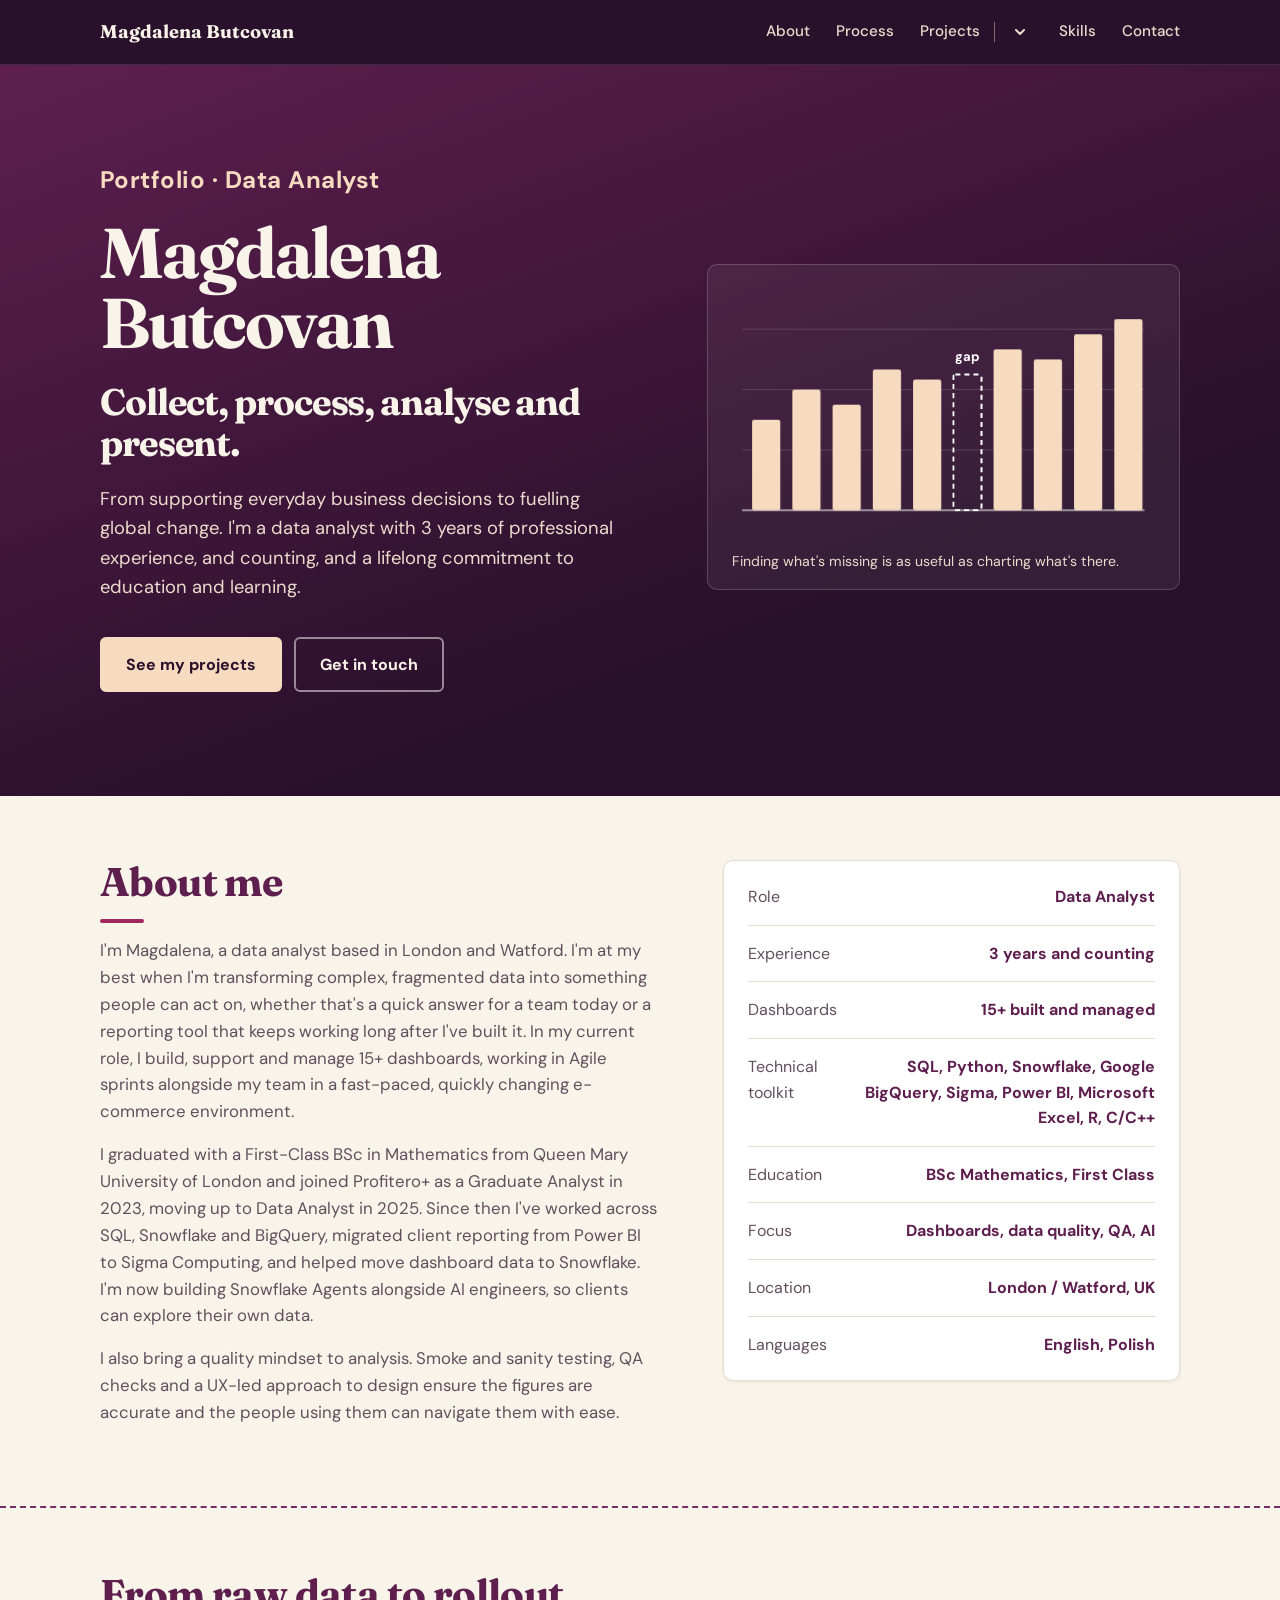
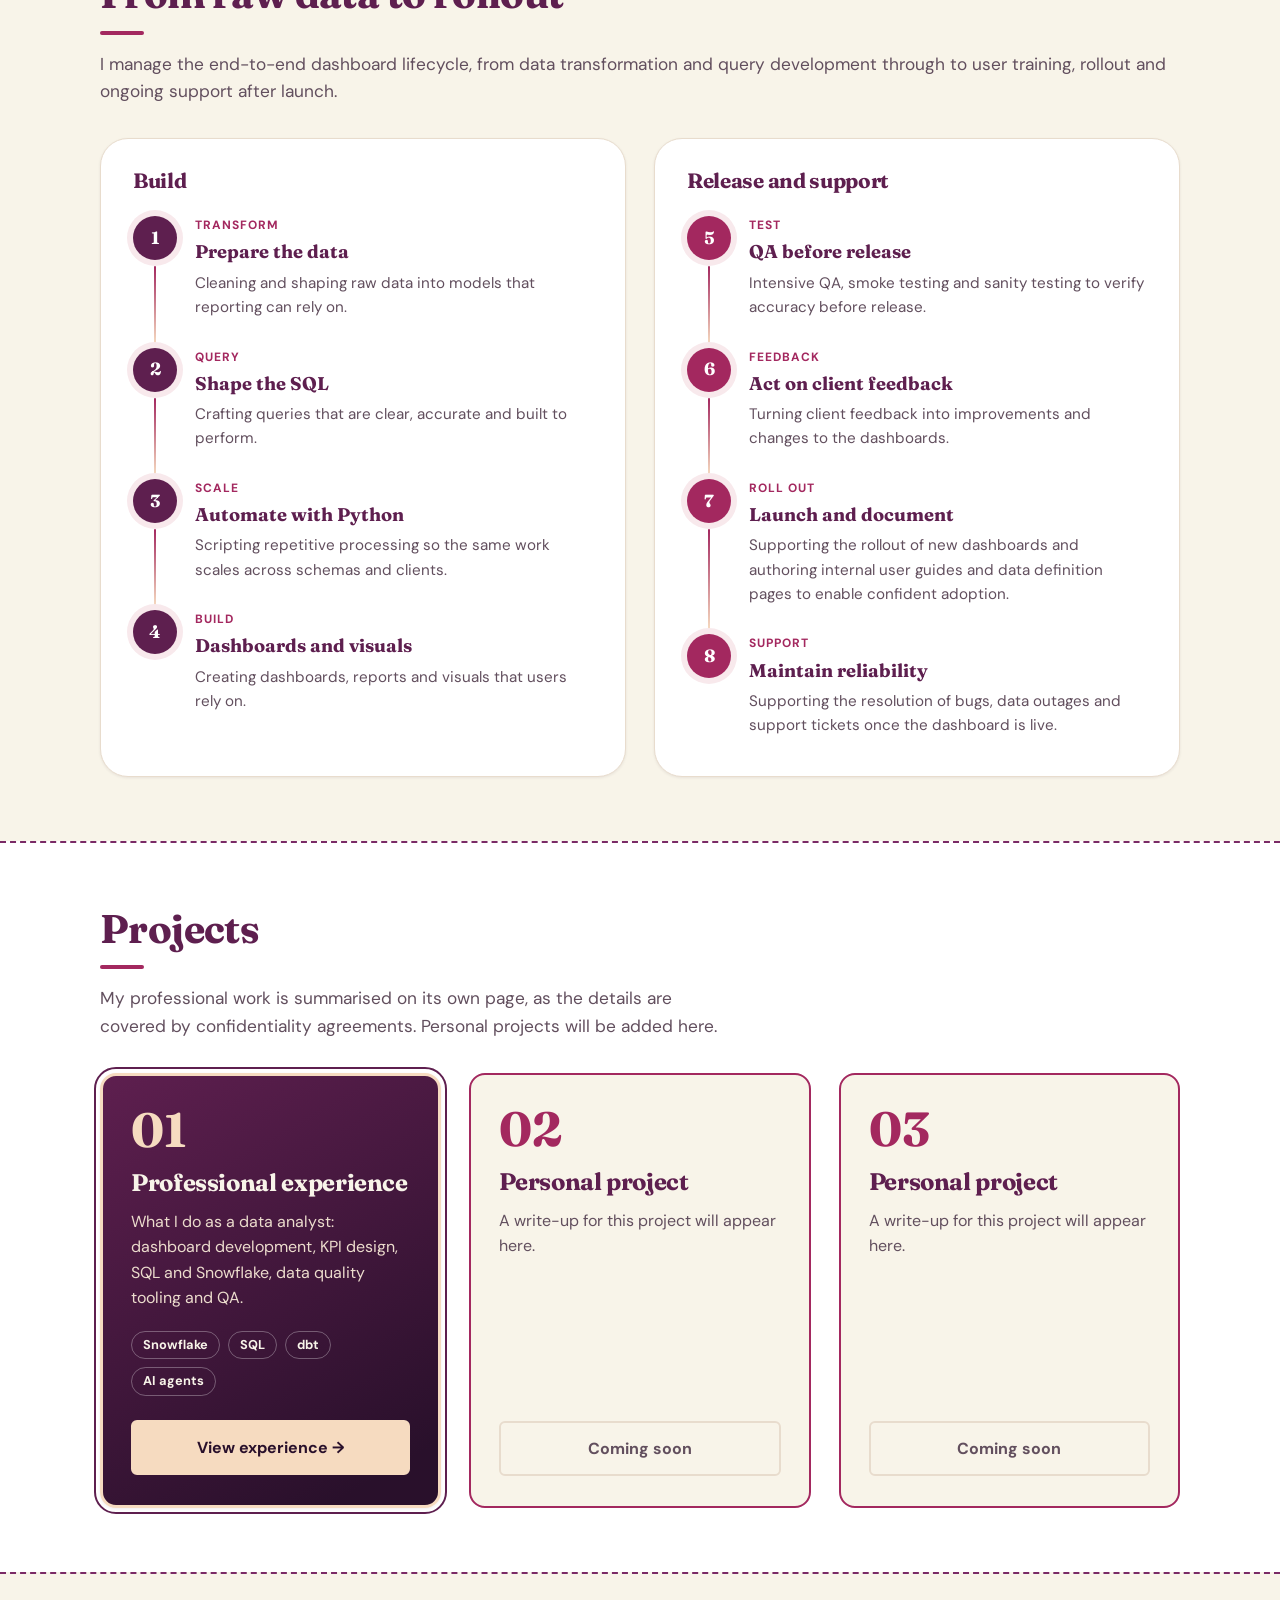
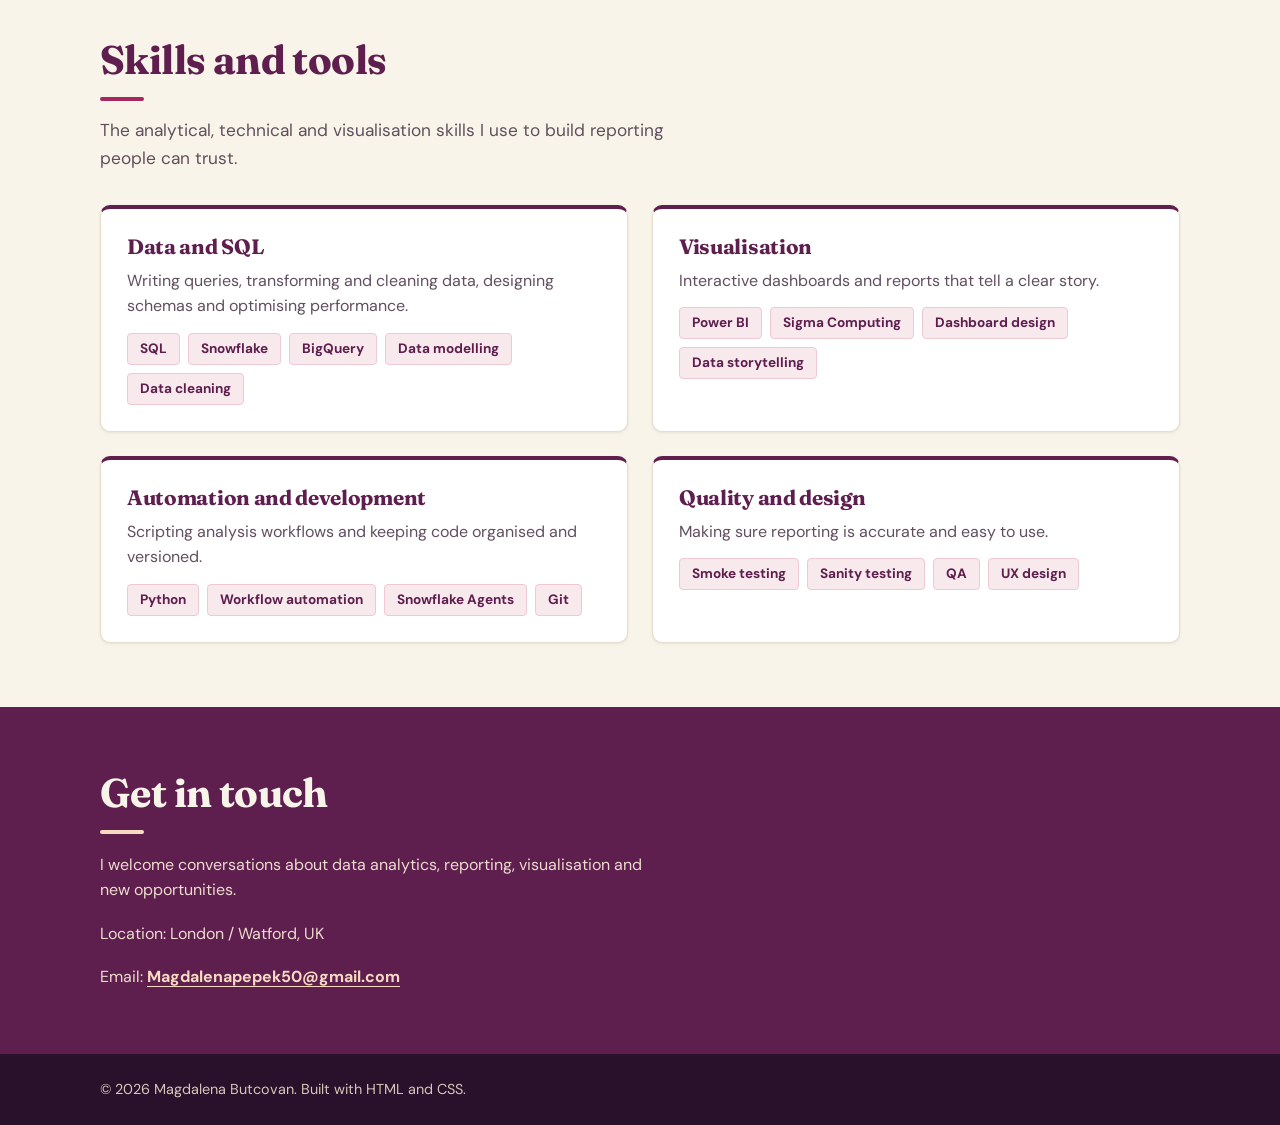
<file: index.html>
<!DOCTYPE html>
<html lang="en">
<head>
  <meta charset="UTF-8">
  <meta name="viewport" content="width=device-width, initial-scale=1.0">
  <title>Portfolio | Magdalena Butcovan, Data Analyst</title>
  <meta name="description" content="Magdalena Butcovan, data analyst based in London and Watford. Portfolio showcasing SQL, Python, data visualisation and dashboards.">

  <!-- Fonts: Fraunces for headings, DM Sans for body text. System fonts are used if these ca<!DOCTYPE html>
<html lang="en">
<head>
  <meta charset="UTF-8">
  <meta name="viewport" content="width=device-width, initial-scale=1.0">
  <title>Portfolio | Magdalena Butcovan, Data Analyst</title>
  <meta name="description" content="Magdalena Butcovan, data analyst based in London and Watford. Portfolio showcasing SQL, Python, data visualisation and dashboards.">

  <!-- Fonts: Fraunces for headings, DM Sans for body text. System fonts are used if these can't load. -->
  <link rel="preconnect" href="https://fonts.googleapis.com">
  <link rel="preconnect" href="https://fonts.gstatic.com" crossorigin>
  <link href="https://fonts.googleapis.com/css2?family=DM+Sans:wght@400;500;700&family=Fraunces:opsz,wght@9..144,600;9..144,700&display=swap" rel="stylesheet">

  <style>
    /* ===== COLOURS: change them here and the whole site updates ===== */
    :root {
      --deep: #29102b;      /* darkest violet: top bar and footer */
      --berry: #5e1f4f;     /* dark raspberry: headings, hero and contact section */
      --berry-mid: #7a2a66; /* hover */
      --raspberry: #a3285f; /* raspberry: accents and links on light backgrounds */
      --peach: #F6DBC0;     /* peach: highlights on dark backgrounds */
      --cream: #F8F4E9;     /* page background */
      --white: #ffffff;     /* cards */
      --ink: #24121f;       /* body text */
      --muted: #624f5e;     /* secondary text */
      --line: #e8dccd;      /* borders */
      --serif: "Fraunces", Georgia, serif;
      --sans: "DM Sans", Arial, Helvetica, sans-serif;
    }

    * { box-sizing: border-box; }
    html { scroll-behavior: smooth; }
    body {
      margin: 0; font-family: var(--sans); font-size: 1rem; line-height: 1.6;
      background: var(--cream); color: var(--ink);
      -webkit-font-smoothing: antialiased; text-rendering: optimizeLegibility;
    }
    a { color: inherit; }
    a:focus-visible { outline: 3px solid var(--raspberry); outline-offset: 3px; }
    .container { width: min(1080px, 90%); margin: 0 auto; }
    h1, h2, h3 { font-family: var(--serif); font-weight: 700; line-height: 1.12; margin: 0; color: var(--berry); letter-spacing: -.015em; }
    h2 { font-size: clamp(1.9rem, 4vw, 2.5rem); margin-bottom: 14px; }
    /* short raspberry rule under each section title */
    h2::after { content: ""; display: block; width: 44px; height: 4px; background: var(--raspberry); margin-top: 14px; border-radius: 2px; }
    h4 { margin: 0 0 6px; font-size: .8rem; letter-spacing: .08em; text-transform: uppercase; color: var(--raspberry); }
    section { padding: 88px 0; scroll-margin-top: 56px; }
    .intro { color: var(--muted); max-width: 620px; margin: 18px 0 44px; font-size: 1.08rem; }

    /* ===== TOP BAR ===== */
    .navbar { position: sticky; top: 0; z-index: 10; background: var(--deep); border-bottom: 1px solid rgba(255,255,255,.1); }
    .nav-inner { display: flex; justify-content: space-between; align-items: center; gap: 20px; padding: 15px 0; }
    .logo { font-family: var(--serif); font-weight: 700; font-size: 1.15rem; color: var(--cream); text-decoration: none; white-space: nowrap; }
    .nav-links { display: flex; flex-wrap: wrap; gap: 26px; }
    .nav-links a { color: #ecdccd; text-decoration: none; font-size: .95rem; font-weight: 500; padding: 4px 0; border-bottom: 2px solid transparent; }
    .nav-links a:hover { color: #fff; border-bottom-color: var(--peach); }

    /* ===== HERO ===== */
    .hero { background: linear-gradient(160deg, var(--berry) 0%, var(--deep) 70%); color: var(--cream); padding: 96px 0 104px; }
    .hero-grid { display: grid; grid-template-columns: 1.15fr 1fr; gap: 64px; align-items: center; }
    .kicker { color: var(--peach); font-weight: 700; margin: 0 0 18px; }
    .hero h1 { color: var(--cream); font-size: clamp(2.4rem, 5.6vw, 4rem); letter-spacing: -.03em; margin-bottom: 22px; }
    .hero p.lead { color: #ecdccd; font-size: 1.15rem; max-width: 520px; margin: 0; }
    .button-row { display: flex; flex-wrap: wrap; gap: 12px; margin-top: 34px; }
    .button { display: inline-block; padding: 13px 24px; border-radius: 6px; background: var(--peach); color: var(--deep); font-weight: 700; text-decoration: none; border: 2px solid var(--peach); }
    .button:hover { background: #fff; border-color: #fff; }
    .button-secondary { background: transparent; color: var(--cream); border-color: rgba(255,255,255,.5); }
    .button-secondary:hover { background: rgba(255,255,255,.1); border-color: var(--cream); }
    .hero a:focus-visible { outline-color: var(--peach); }

    /* Hero chart: one bar is missing, a nod to spotting data gaps */
    .chart-panel { margin: 0; background: rgba(255,255,255,.06); border: 1px solid rgba(255,255,255,.18); border-radius: 10px; padding: 24px 24px 16px; }
    .chart-panel svg { width: 100%; height: auto; display: block; }
    .chart-panel figcaption { color: #ecdccd; font-size: .88rem; margin-top: 10px; }
    .bar { fill: var(--peach); transform-box: fill-box; transform-origin: bottom; animation: grow .7s ease-out both; }
    @keyframes grow { from { transform: scaleY(0); } to { transform: scaleY(1); } }
    @media (prefers-reduced-motion: reduce) { .bar { animation: none; } html { scroll-behavior: auto; } }

    /* ===== ABOUT ===== */
    .about-grid { display: grid; grid-template-columns: 1.1fr .9fr; gap: 64px; align-items: start; }
    .about-grid p { margin: 0 0 16px; color: var(--muted); font-size: 1.05rem; }
    .facts { list-style: none; margin: 0; padding: 8px 24px; background: var(--white); border: 1px solid var(--line); border-radius: 10px; box-shadow: 0 1px 3px rgba(41,16,43,.08); }
    .facts li { display: flex; justify-content: space-between; gap: 16px; padding: 15px 0; border-bottom: 1px solid var(--line); }
    .facts li:last-child { border-bottom: 0; }
    .facts span:first-child { color: var(--muted); }
    .facts span:last-child { font-weight: 700; text-align: right; color: var(--berry); }

    /* ===== PROJECTS ===== */
    #projects { background: var(--white); border-top: 1px solid var(--line); border-bottom: 1px solid var(--line); }
    .card { background: var(--cream); border: 1px solid var(--line); border-radius: 10px; box-shadow: 0 1px 3px rgba(41,16,43,.08); }
    .case-study { padding: 36px; border-left: 5px solid var(--raspberry); }
    .case-study h3 { font-size: 1.9rem; margin-bottom: 6px; }
    .subtitle { color: var(--raspberry); font-weight: 700; margin: 0 0 20px; }
    .case-study > p { max-width: 760px; margin: 0 0 8px; color: var(--muted); }
    .details { display: grid; grid-template-columns: repeat(2, 1fr); gap: 26px 40px; margin: 30px 0; padding: 28px 0; border-top: 1px solid var(--line); border-bottom: 1px solid var(--line); }
    .details p { margin: 0; color: var(--muted); }
    .shots { display: grid; grid-template-columns: repeat(2, minmax(0, 1fr)); gap: 22px; }
    .shots figure { margin: 0; min-width: 0; }
    .shots img { display: block; width: 100%; aspect-ratio: 16 / 10; object-fit: contain; background: var(--white); border: 1px solid var(--line); border-radius: 8px; box-shadow: 0 2px 8px rgba(41,16,43,.1); }
    .shots figcaption { font-size: .9rem; color: var(--muted); margin-top: 10px; }

    .tags { display: flex; flex-wrap: wrap; gap: 8px; margin: 22px 0 0; padding: 0; list-style: none; }
    .tags li { background: #f8e9ec; color: var(--berry); border: 1px solid #edc9d4; padding: 4px 12px; border-radius: 4px; font-size: .85rem; font-weight: 700; }

    .metrics { display: grid; grid-template-columns: repeat(3, 1fr); gap: 16px; margin: 28px 0; }
    .metric { background: var(--white); border: 1px solid var(--line); border-radius: 8px; padding: 18px 20px; }
    .metric strong { display: block; font-family: var(--serif); font-size: 1.9rem; line-height: 1.1; color: var(--berry); margin-bottom: 6px; }
    .metric span { color: var(--muted); font-size: .92rem; }
    .steps { counter-reset: step; list-style: none; margin: 14px 0 32px; padding: 0; display: grid; gap: 16px; max-width: 820px; }
    .steps li { counter-increment: step; position: relative; padding-left: 46px; color: var(--muted); }
    .steps li::before { content: counter(step); position: absolute; left: 0; top: 0; width: 30px; height: 30px; border-radius: 50%; background: var(--berry); color: #fff; font-weight: 700; font-size: .9rem; display: grid; place-items: center; }
    .steps li strong { color: var(--ink); }
    .project-grid { display: grid; grid-template-columns: repeat(2, minmax(0, 1fr)); gap: 24px; margin-top: 24px; }
    .project { padding: 28px; border-top: 4px solid var(--raspberry); transition: transform .15s, box-shadow .15s; }
    .project:hover { transform: translateY(-3px); box-shadow: 0 8px 20px rgba(41,16,43,.14); }
    .project h3 { font-size: 1.4rem; margin-bottom: 12px; }
    .project p { margin: 0 0 10px; color: var(--muted); }
    .project p strong { color: var(--ink); }
    .project a { color: var(--raspberry); font-weight: 700; text-underline-offset: 3px; }

    /* ===== SKILLS ===== */
    .skills-grid { display: grid; grid-template-columns: repeat(2, minmax(0, 1fr)); gap: 24px; }
    .skill-group { background: var(--white); border: 1px solid var(--line); border-top: 4px solid var(--berry); border-radius: 10px; padding: 26px; box-shadow: 0 1px 3px rgba(41,16,43,.08); }
    .skill-group h3 { font-size: 1.3rem; margin-bottom: 10px; }
    .skill-group p { color: var(--muted); margin: 0 0 14px; }
    .skill-group .tags { margin-top: 0; }

    /* ===== CONTACT & FOOTER ===== */
    .contact { background: var(--berry); color: var(--cream); }
    .contact h2 { color: var(--cream); }
    .contact h2::after { background: var(--peach); }
    .contact p { color: #ecdccd; max-width: 560px; margin: 18px 0 0; }
    .contact a { color: var(--peach); font-weight: 700; text-underline-offset: 4px; }
    .contact a:focus-visible { outline-color: var(--peach); }
    footer { background: var(--deep); color: #d9c6b8; padding: 24px 0; font-size: .9rem; }
    footer p { margin: 0; }

    /* ===== MOBILE ===== */
    @media (max-width: 800px) {
      .hero-grid, .about-grid, .skills-grid { grid-template-columns: 1fr; gap: 40px; }
      .hero { padding: 64px 0 72px; }
      section { padding: 60px 0; }
    }
    @media (max-width: 650px) {
      .nav-inner { flex-direction: column; align-items: flex-start; gap: 8px; }
      .nav-links { gap: 16px; }
      .details, .shots, .project-grid, .metrics { grid-template-columns: 1fr; }
      .case-study { padding: 24px; }
    }

    /* ===== EXTRA STYLES FOR THE DASHBOARD PAGE AND TEASER ===== */
    .nav-links a[aria-current="page"] { color: #fff; border-bottom-color: var(--peach); }
    .button-solid { background: var(--berry); color: #fff; border-color: var(--berry); }
    .button-solid:hover { background: var(--berry-mid); border-color: var(--berry-mid); }
    .page-hero { padding: 72px 0 112px; }
    .page-hero h1 { max-width: 820px; font-size: clamp(2.1rem, 5vw, 3.2rem); }
    .page-hero p.lead { max-width: 680px; }
    .back-link { display: inline-block; color: var(--peach); font-weight: 700; text-decoration: none; margin-bottom: 22px; }
    .back-link:hover { text-decoration: underline; text-underline-offset: 4px; }
        .cs-page > p { max-width: 760px; margin: 0 0 8px; color: var(--muted); font-size: 1.08rem; }
    .cs-page h2 { margin-top: 48px; }
    h2 + .steps, h2 + .shots { margin-top: 26px; }
    .teaser .metrics { margin: 24px 0; }
    .teaser > p { max-width: 760px; margin: 0; color: var(--muted); }
    .teaser .button-row { margin-top: 26px; }
    .tech { display: grid; grid-template-columns: repeat(3, minmax(0, 1fr)); gap: 16px; margin-top: 26px; }
    .tech > div { background: var(--white); border: 1px solid var(--line); border-radius: 8px; padding: 18px 20px; }
    .tech h4 { text-transform: none; letter-spacing: 0; font-size: 1rem; color: var(--berry); margin-bottom: 6px; }
    .tech p { margin: 0; color: var(--muted); font-size: .95rem; }
    code { font-family: ui-monospace, "SF Mono", Menlo, Consolas, monospace; font-size: .84em; background: #f8e9ec; color: var(--berry); padding: 1px 5px; border-radius: 3px; overflow-wrap: anywhere; }
    @media (max-width: 900px) { .tech { grid-template-columns: repeat(2, minmax(0, 1fr)); } }
    @media (max-width: 650px) { .tech { grid-template-columns: 1fr; } }

    .icon { width: 40px; height: 40px; border-radius: 8px; background: #f8e9ec; color: var(--berry); display: grid; place-items: center; margin-bottom: 12px; }
    .icon svg { width: 22px; height: 22px; fill: none; stroke: currentColor; stroke-width: 1.8; stroke-linecap: round; stroke-linejoin: round; }
    .shots { margin-top: 22px; }

    /* ===== DASHBOARD PAGE LAYOUT ===== */
    .meta { display: flex; flex-wrap: wrap; gap: 16px 44px; margin-top: 32px; padding-top: 24px; border-top: 1px solid rgba(255,255,255,.2); }
    .meta small { display: block; color: #e8d5c4; font-size: .78rem; letter-spacing: .08em; text-transform: uppercase; margin-bottom: 2px; }
    .meta strong { color: var(--cream); font-weight: 500; }
    .impact { padding: 0; margin-top: -60px; position: relative; z-index: 1; }
    .impact .metrics { margin: 0 auto; }
    .impact .metric { box-shadow: 0 6px 20px rgba(41,16,43,.14); padding: 22px 24px; }
    section.tight { padding: 64px 0; }
    .band { background: var(--white); border-top: 1px solid var(--line); border-bottom: 1px solid var(--line); }
    /* Screenshots: shown at their natural shape, with no letterboxing or white padding */
    .screen { margin: 0; }
    .screen img { display: block; width: 100%; height: auto; border-radius: 10px; border: 1px solid var(--line); box-shadow: 0 8px 28px rgba(41,16,43,.16); }
    .screen figcaption { color: var(--muted); font-size: .92rem; margin-top: 14px; }
    h2 + .screen { margin-top: 28px; }
    h2 + .tech, h2 + .steps { margin-top: 28px; }
    .flow { display: grid; grid-template-columns: repeat(3, minmax(0, 1fr)); gap: 20px; }
    .flow > div { background: var(--cream); border: 1px solid var(--line); border-top: 4px solid var(--raspberry); border-radius: 10px; padding: 26px; }
    .flow h4 { font-size: .8rem; margin-bottom: 8px; }
    .flow p { margin: 0; color: var(--ink); }
    .cta { background: var(--berry); color: var(--cream); }
    .cta h2 { color: var(--cream); }
    .cta h2::after { background: var(--peach); }
    .cta .button-row { margin-top: 28px; }
    @media (max-width: 800px) { .flow { grid-template-columns: 1fr; } .impact { margin-top: -40px; } section.tight { padding: 48px 0; } }

    /* ===== ARCHITECTURE FLOW AND CODE ===== */
    .pipeline { list-style: none; margin: 28px 0 0; padding: 0; display: grid; grid-template-columns: repeat(5, minmax(0, 1fr)); gap: 28px; }
    .pipeline li { position: relative; background: var(--cream); border: 1px solid var(--line); border-top: 4px solid var(--raspberry); border-radius: 10px; padding: 20px 18px; }
    .pipeline li:not(:last-child)::after { content: "\2192"; position: absolute; right: -24px; top: 50%; transform: translateY(-50%); color: var(--raspberry); font-weight: 700; font-size: 1.3rem; }
    .pipeline small { display: block; color: var(--raspberry); font-weight: 700; font-size: .75rem; letter-spacing: .08em; text-transform: uppercase; margin-bottom: 6px; }
    .pipeline strong { display: block; font-family: var(--serif); font-size: 1.15rem; color: var(--berry); margin-bottom: 8px; }
    .pipeline p { margin: 0; font-size: .9rem; color: var(--muted); }
    .codefig { margin-top: 28px; }
    .codeblock { margin: 0; background: var(--deep); color: #f1e6dc; border-radius: 10px; padding: 22px 24px; overflow-x: auto; font-size: .82rem; line-height: 1.65; box-shadow: 0 8px 28px rgba(41,16,43,.16); }
    .codeblock code { background: none; color: inherit; padding: 0; font-size: inherit; white-space: pre; overflow-wrap: normal; }
    .codeblock .k { color: var(--peach); font-weight: 700; }
    .codeblock .c { color: #b99bb0; }
    @media (max-width: 900px) {
      .pipeline { grid-template-columns: 1fr; gap: 30px; }
      .pipeline li:not(:last-child)::after { content: "\2193"; right: auto; left: 50%; top: auto; bottom: -28px; transform: translateX(-50%); }
    }

    /* ===== NAME + EXTRA PROJECT SLOTS ===== */
    .hero-name { font-family: var(--serif); font-weight: 700; font-size: clamp(3rem, 8vw, 5.5rem); line-height: 1; letter-spacing: -.03em; color: var(--cream); margin: 0 0 22px; }
    .hero-name + h1 { font-size: clamp(1.6rem, 3.4vw, 2.3rem); }
    .project-slot { border-top: 4px dashed var(--raspberry); background: transparent; }
    .project-slot:hover { transform: none; box-shadow: none; }
    .project-grid .project:last-child:nth-child(odd) { grid-column: 1 / -1; }
    .mini-row { display: grid; grid-template-columns: 1fr 1fr; gap: 14px; margin-top: 18px; }
    .mini { background: rgba(255,255,255,.07); border: 1px solid rgba(255,255,255,.16); border-radius: 8px; padding: 12px 14px; }
    .mini svg { width: 100%; height: 70px; display: block; margin-bottom: 8px; }
    .mini strong { display: block; color: var(--cream); font-family: var(--serif); font-size: 1.15rem; line-height: 1.2; }
    .mini span { color: #ecdccd; font-size: .8rem; }
    /* ===== LIFECYCLE TIMELINE ===== */
    .lifecycle li { background: var(--white); }
    @media (min-width: 901px) {
      .lifecycle { grid-template-columns: repeat(4, minmax(0, 1fr)); row-gap: 36px; }
      .lifecycle li:nth-child(4)::after { display: none; }
    }
    /* ===== BOLDER ARROWS AND ROUNDER CARDS (timeline) ===== */
    .lifecycle li { border-radius: 26px; padding: 24px 22px; }
    .lifecycle li:not(:last-child)::after { width: 38px; height: 38px; border-radius: 50%; background: var(--raspberry); color: #fff; display: grid; place-items: center; font-size: 1.5rem; font-weight: 900; line-height: 1; box-shadow: 0 3px 8px rgba(41,16,43,.28); bottom: -35px; }
    @media (min-width: 901px) {
      .lifecycle { column-gap: 44px; }
      .lifecycle li:not(:last-child)::after { right: -41px; bottom: auto; }
      .lifecycle li:nth-child(4)::after { display: none; }
    }
    /* ===== HERO SIZING ===== */
    .hero-name { font-size: clamp(2.6rem, 6.5vw, 4.4rem); }
    .hero .kicker { font-size: clamp(1.2rem, 2.4vw, 1.5rem); letter-spacing: .02em; }
    /* ===== TIMELINE REDESIGN ===== */
    .tl-wrap { display: grid; grid-template-columns: 1fr 1fr; gap: 28px; margin-top: 8px; }
    .tl-col { background: var(--white); border: 1px solid var(--line); border-radius: 28px; padding: 30px 32px 10px; box-shadow: 0 1px 3px rgba(41,16,43,.08); }
    .tl-head { font-size: 1.3rem; margin-bottom: 24px; }
    .tl { list-style: none; margin: 0; padding: 0; }
    .tl li { position: relative; display: grid; grid-template-columns: 44px 1fr; gap: 18px; padding-bottom: 28px; }
    .tl li:not(:last-child)::before { content: ""; position: absolute; left: 21px; top: 50px; bottom: 4px; width: 2px; border-radius: 2px; background: linear-gradient(var(--raspberry), var(--peach)); }
    .tl-dot { width: 44px; height: 44px; border-radius: 50%; background: var(--berry); color: #fff; font-family: var(--serif); font-weight: 700; font-size: 1.1rem; display: grid; place-items: center; box-shadow: 0 0 0 6px #f8e9ec; }
    .tl-col:last-child .tl-dot { background: var(--raspberry); }
    .tl-label { display: block; font-size: .75rem; font-weight: 700; letter-spacing: .08em; text-transform: uppercase; color: var(--raspberry); }
    .tl strong { display: block; font-family: var(--serif); font-size: 1.15rem; color: var(--berry); margin: 2px 0 4px; }
    .tl p { margin: 0; color: var(--muted); font-size: .95rem; }
    @media (max-width: 800px) { .tl-wrap { grid-template-columns: 1fr; } .tl-col { padding: 24px 22px 6px; } }
    /* ===== TIGHTER SPACING, CLEARER SECTION BREAKS ===== */
    section { padding: 64px 0; }
    .intro { margin: 16px 0 32px; }
    #process, #projects, #skills { border-top: 2px dashed var(--berry-mid); }
    #projects { border-bottom: 0; }
    
    
    
    
    #process .intro { max-width: none; }
    @media (max-width: 800px) { section { padding: 48px 0; } }

    /* ===== PROJECT BOXES: each project in its own clear border ===== */
    .pcards { display: grid; grid-template-columns: repeat(3, minmax(0, 1fr)); gap: 28px; }
    .pcard { display: flex; flex-direction: column; padding: 30px 28px; border-radius: 16px; background: var(--white); border: 2px solid var(--raspberry); box-shadow: 0 1px 3px rgba(41,16,43,.08); transition: transform .15s, box-shadow .15s; }
    .pcard:hover { transform: translateY(-4px); box-shadow: 0 14px 30px rgba(41,16,43,.16); }
    .pnum { font-family: var(--serif); font-weight: 700; font-size: 3rem; line-height: 1; color: var(--raspberry); margin-bottom: 16px; }
    .pcard h3 { font-size: 1.5rem; margin-bottom: 12px; }
    .pdesc { margin: 0 0 20px; color: var(--muted); }
    .pstat { margin: 0 0 18px; padding: 14px 16px; border-left: 4px solid var(--peach); border-radius: 8px; background: rgba(255,255,255,.08); }
    .pstat strong { display: block; font-family: var(--serif); font-size: 1.9rem; line-height: 1.1; color: var(--peach); }
    .pstat span { font-size: .9rem; color: #ecdccd; }
    .ptags { display: flex; flex-wrap: wrap; gap: 8px; list-style: none; margin: 0 0 24px; padding: 0; }
    .ptags li { padding: 3px 11px; border-radius: 999px; font-size: .8rem; font-weight: 700; color: var(--cream); border: 1px solid rgba(255,255,255,.3); }
    .pbtn { margin-top: auto; text-align: center; }
    .pcard-live { background: linear-gradient(150deg, var(--berry) 0%, var(--deep) 90%); border: 3px solid var(--peach); outline: 2px solid var(--berry); outline-offset: 4px; color: var(--cream); }
    .pcard-live h3 { color: var(--cream); }
    .pcard-live .pnum { color: var(--peach); }
    .pcard-live .pdesc { color: #ecdccd; }
    .pcard-empty { background: var(--cream); box-shadow: none; }
    .pcard:not(.pcard-live) .ptags li { color: var(--berry); border-color: var(--raspberry); }
    .pcard-empty:hover { transform: none; box-shadow: none; }
    .pbtn-off { background: transparent; color: var(--muted); border-color: var(--line); cursor: default; }
    .pbtn-off:hover { background: transparent; border-color: var(--line); }
    @media (max-width: 900px) { .pcards { grid-template-columns: 1fr; } }

    /* ===== TOP BAR: arrow that opens the project tabs ===== */
    .nav-links { align-items: center; }
    .nav-sep { width: 1px; height: 20px; background: rgba(246,219,192,.45); margin-left: -12px; }
    .nav-drop { position: relative; margin-left: -14px; }
    .nav-arrow { display: grid; place-items: center; width: 26px; height: 26px; padding: 0; background: none; border: 0; border-radius: 6px; color: #ecdccd; cursor: pointer; }
    .nav-arrow:hover, .nav-arrow[aria-expanded="true"] { color: #fff; background: rgba(255,255,255,.12); }
    .nav-arrow svg { transition: transform .15s; }
    .nav-arrow[aria-expanded="true"] svg { transform: rotate(180deg); }
    .nav-arrow:focus-visible { outline: 3px solid var(--peach); outline-offset: 2px; }
    .nav-menu { position: absolute; top: calc(100% + 12px); left: -20px; z-index: 30; display: flex; flex-direction: column; gap: 6px; min-width: 150px; padding: 10px; background: var(--deep); border: 1px solid rgba(246,219,192,.35); border-radius: 12px; box-shadow: 0 10px 28px rgba(41,16,43,.4); }
    .nav-menu[hidden] { display: none; }
    .nav-menu .nav-tab { display: block; text-align: center; white-space: nowrap; }
    .nav-links a.nav-tab, .nav-links .nav-tab { padding: 3px 12px; border: 0; border-radius: 999px; font-size: .8rem; font-weight: 700; line-height: 1.5; background: var(--raspberry); color: #fff; }
    .nav-links a.nav-tab:hover { background: #c23878; color: #fff; }
    .nav-links a.nav-tab[aria-current="page"] { background: var(--peach); color: var(--deep); }
    .nav-links .nav-tab.is-off { background: transparent; color: #d9c6b8; border: 1px dashed rgba(246,219,192,.5); cursor: default; }
</style>
</head>

<body>

  <header class="navbar">
    <div class="container nav-inner">
      <a class="logo" href="#home">Magdalena Butcovan</a>
      <nav class="nav-links" aria-label="Main navigation">
        <a href="#about">About</a>
        <a href="#process">Process</a>
        <a href="#projects">Projects</a>
        <span class="nav-sep" aria-hidden="true"></span>
        <div class="nav-drop">
          <button class="nav-arrow" type="button" aria-expanded="false" aria-controls="project-menu" aria-label="Show projects">
            <svg viewBox="0 0 12 12" width="12" height="12" aria-hidden="true"><path d="M2 4l4 4 4-4" fill="none" stroke="currentColor" stroke-width="2" stroke-linecap="round" stroke-linejoin="round"/></svg>
          </button>
          <div class="nav-menu" id="project-menu" hidden>
            <a class="nav-tab" href="professional-experience.html">Professional experience</a>
            <span class="nav-tab is-off" aria-disabled="true" title="Coming soon">Personal project 1</span>
            <span class="nav-tab is-off" aria-disabled="true" title="Coming soon">Personal project 2</span>
          </div>
        </div>
        <a href="#skills">Skills</a>
        <a href="#contact">Contact</a>
      </nav>
    </div>
  </header>

  <main>

    <section class="hero" id="home">
      <div class="container hero-grid">
        <div>
          <p class="kicker">Portfolio &middot; Data Analyst</p>
          <p class="hero-name">Magdalena Butcovan</p>
          <h1>Collect, process, analyse and present.</h1>
          <p class="lead">
            From supporting everyday business decisions to fuelling global change.
            I'm a data analyst with 3 years of professional experience, and counting,
            and a lifelong commitment to education and learning.
          </p>
          <div class="button-row">
            <a class="button" href="#projects">See my projects</a>
            <a class="button button-secondary" href="#contact">Get in touch</a>
          </div>
        </div>

        <figure class="chart-panel">
          <svg viewBox="0 0 420 250" role="img" aria-label="Bar chart with one missing bar flagged as a data gap">
            <g stroke="rgba(255,255,255,.14)" stroke-width="1">
              <line x1="10" y1="40" x2="410" y2="40"/>
              <line x1="10" y1="100" x2="410" y2="100"/>
              <line x1="10" y1="160" x2="410" y2="160"/>
            </g>
            <line x1="10" y1="220" x2="410" y2="220" stroke="rgba(255,255,255,.5)" stroke-width="2"/>
            <rect class="bar" x="20"  y="130" width="28" height="90"  rx="2" style="animation-delay:.05s"/>
            <rect class="bar" x="60"  y="100" width="28" height="120" rx="2" style="animation-delay:.1s"/>
            <rect class="bar" x="100" y="115" width="28" height="105" rx="2" style="animation-delay:.15s"/>
            <rect class="bar" x="140" y="80"  width="28" height="140" rx="2" style="animation-delay:.2s"/>
            <rect class="bar" x="180" y="90"  width="28" height="130" rx="2" style="animation-delay:.25s"/>
            <rect x="220" y="85" width="28" height="135" rx="2" fill="none" stroke="#fff" stroke-width="2" stroke-dasharray="5 4"/>
            <text x="234" y="72" text-anchor="middle" fill="#fff" font-size="13" font-family="DM Sans, Arial, sans-serif" font-weight="700">gap</text>
            <rect class="bar" x="260" y="60"  width="28" height="160" rx="2" style="animation-delay:.35s"/>
            <rect class="bar" x="300" y="70"  width="28" height="150" rx="2" style="animation-delay:.4s"/>
            <rect class="bar" x="340" y="45"  width="28" height="175" rx="2" style="animation-delay:.45s"/>
            <rect class="bar" x="380" y="30"  width="28" height="190" rx="2" style="animation-delay:.5s"/>
          </svg>
          <figcaption>Finding what's missing is as useful as charting what's there.</figcaption>
        </figure>
      </div>
    </section>


    <section id="about">
      <div class="container about-grid">
        <div>
          <h2>About me</h2>
          <p>
            I'm Magdalena, a data analyst based in London and Watford. I'm at my best
            when I'm transforming complex, fragmented data into something people
            can act on, whether that's a quick answer for a team today or a reporting
            tool that keeps working long after I've built it. In my current role, I build, support and manage 15+ dashboards, working in Agile sprints alongside my team in a fast-paced, quickly changing e-commerce environment.
          </p>
          <p>
            I graduated with a First-Class BSc in Mathematics from Queen Mary University of London and joined Profitero+ as a Graduate Analyst in 2023, moving up to Data Analyst in 2025.
            Since then I've worked across SQL, Snowflake and BigQuery, migrated client reporting from Power BI to Sigma Computing, and helped move dashboard data to Snowflake.
            I'm now building Snowflake Agents alongside AI engineers, so clients can explore their own data.
          </p>
          <p>
            I also bring a quality mindset to analysis. Smoke and sanity testing, QA
            checks and a UX-led approach to design ensure the figures are accurate and
            the people using them can navigate them with ease.
          </p>
        </div>

        <ul class="facts" aria-label="Quick facts">
          <li><span>Role</span><span>Data Analyst</span></li>
          <li><span>Experience</span><span>3 years and counting</span></li>
          <li><span>Dashboards</span><span>15+ built and managed</span></li>
          <li><span>Technical toolkit</span><span>SQL, Python, Snowflake, Google BigQuery, Sigma, Power BI, Microsoft Excel, R, C/C++</span></li>
          <li><span>Education</span><span>BSc Mathematics, First Class</span></li>
          <li><span>Focus</span><span>Dashboards, data quality, QA, AI</span></li>
          <li><span>Location</span><span>London / Watford, UK</span></li>
          <li><span>Languages</span><span>English, Polish</span></li>
        </ul>
      </div>
    </section>


    <section id="process">
      <div class="container">
        <h2>From raw data to rollout</h2>
        <p class="intro">I manage the end-to-end dashboard lifecycle, from data transformation and query development through to user training, rollout and ongoing support after launch.</p>
        <div class="tl-wrap">
        <div class="tl-col">
          <h3 class="tl-head">Build</h3>
          <ol class="tl">
            <li><span class="tl-dot">1</span><div><span class="tl-label">Transform</span><strong>Prepare the data</strong><p>Cleaning and shaping raw data into models that reporting can rely on.</p></div></li>
            <li><span class="tl-dot">2</span><div><span class="tl-label">Query</span><strong>Shape the SQL</strong><p>Crafting queries that are clear, accurate and built to perform.</p></div></li>
            <li><span class="tl-dot">3</span><div><span class="tl-label">Scale</span><strong>Automate with Python</strong><p>Scripting repetitive processing so the same work scales across schemas and clients.</p></div></li>
            <li><span class="tl-dot">4</span><div><span class="tl-label">Build</span><strong>Dashboards and visuals</strong><p>Creating dashboards, reports and visuals that users rely on.</p></div></li>
          </ol>
        </div>
        <div class="tl-col">
          <h3 class="tl-head">Release and support</h3>
          <ol class="tl">
            <li><span class="tl-dot">5</span><div><span class="tl-label">Test</span><strong>QA before release</strong><p>Intensive QA, smoke testing and sanity testing to verify accuracy before release.</p></div></li>
            <li><span class="tl-dot">6</span><div><span class="tl-label">Feedback</span><strong>Act on client feedback</strong><p>Turning client feedback into improvements and changes to the dashboards.</p></div></li>
            <li><span class="tl-dot">7</span><div><span class="tl-label">Roll out</span><strong>Launch and document</strong><p>Supporting the rollout of new dashboards and authoring internal user guides and data definition pages to enable confident adoption.</p></div></li>
            <li><span class="tl-dot">8</span><div><span class="tl-label">Support</span><strong>Maintain reliability</strong><p>Supporting the resolution of bugs, data outages and support tickets once the dashboard is live.</p></div></li>
          </ol>
        </div>
      </div>
      </div>
    </section>

    <section id="projects">
      <div class="container">
        <h2>Projects</h2>
        <p class="intro">My professional work is summarised on its own page, as the details are covered by confidentiality agreements. Personal projects will be added here.</p>

        <div class="pcards">

          <article class="pcard pcard-live">
            <span class="pnum">01</span>
            <h3>Professional experience</h3>
            <p class="pdesc">What I do as a data analyst: dashboard development, KPI design, SQL and Snowflake, data quality tooling and QA.</p>
            <ul class="ptags"><li>Snowflake</li><li>SQL</li><li>dbt</li><li>AI agents</li></ul>
            <a class="button pbtn" href="professional-experience.html">View experience &rarr;</a>
          </article>

          <article class="pcard pcard-empty">
            <span class="pnum">02</span>
            <h3>Personal project</h3>
            <p class="pdesc">A write-up for this project will appear here.</p>
            <span class="button pbtn pbtn-off" aria-disabled="true">Coming soon</span>
          </article>

          <article class="pcard pcard-empty">
            <span class="pnum">03</span>
            <h3>Personal project</h3>
            <p class="pdesc">A write-up for this project will appear here.</p>
            <span class="button pbtn pbtn-off" aria-disabled="true">Coming soon</span>
          </article>

        </div>
      </div>
    </section>


    <section id="skills">
      <div class="container">
        <h2>Skills and tools</h2>
        <p class="intro">The analytical, technical and visualisation skills I use to build reporting people can trust.</p>

        <div class="skills-grid">
          <div class="skill-group">
            <h3>Data and SQL</h3>
            <p>Writing queries, transforming and cleaning data, designing schemas and optimising performance.</p>
            <ul class="tags">
              <li>SQL</li><li>Snowflake</li><li>BigQuery</li><li>Data modelling</li><li>Data cleaning</li>
            </ul>
          </div>

          <div class="skill-group">
            <h3>Visualisation</h3>
            <p>Interactive dashboards and reports that tell a clear story.</p>
            <ul class="tags">
              <li>Power BI</li><li>Sigma Computing</li><li>Dashboard design</li><li>Data storytelling</li>
            </ul>
          </div>

          <div class="skill-group">
            <h3>Automation and development</h3>
            <p>Scripting analysis workflows and keeping code organised and versioned.</p>
            <ul class="tags">
              <li>Python</li><li>Workflow automation</li><li>Snowflake Agents</li><li>Git</li>
            </ul>
          </div>

          <div class="skill-group">
            <h3>Quality and design</h3>
            <p>Making sure reporting is accurate and easy to use.</p>
            <ul class="tags">
              <li>Smoke testing</li><li>Sanity testing</li><li>QA</li><li>UX design</li>
            </ul>
          </div>
        </div>
      </div>
    </section>


    <section class="contact" id="contact">
      <div class="container">
        <h2>Get in touch</h2>
        <p>I welcome conversations about data analytics, reporting, visualisation and new opportunities.</p>
        <!-- Replace with your real details -->
        <p>Location: London / Watford, UK</p>
        <p>Email: <a href="mailto:Magdalenapepek50@gmail.com">Magdalenapepek50@gmail.com</a></p>
      </div>
    </section>

  </main>

  <footer>
    <div class="container">
      <p>&copy; 2026 Magdalena Butcovan. Built with HTML and CSS.</p>
    </div>
  </footer>

  <script>
    // Smooth-scroll for in-page links (hero buttons, nav) so they slide to the section
    document.querySelectorAll('a[href^="#"]').forEach(function (link) {
      link.addEventListener('click', function (e) {
        var target = document.querySelector(link.getAttribute('href'));
        if (!target) return;
        e.preventDefault();
        var reduce = window.matchMedia('(prefers-reduced-motion: reduce)').matches;
        target.scrollIntoView({ behavior: reduce ? 'auto' : 'smooth', block: 'start' });
      });
    });
  </script>
  <script>
    // Arrow next to Projects: opens and closes the project menu
    (function () {
      var btn = document.querySelector('.nav-arrow'), menu = document.getElementById('project-menu');
      if (!btn || !menu) return;
      function set(open) { btn.setAttribute('aria-expanded', open); menu.hidden = !open; }
      btn.addEventListener('click', function (e) { e.stopPropagation(); set(menu.hidden); });
      document.addEventListener('click', function (e) { if (!menu.contains(e.target)) set(false); });
      document.addEventListener('keydown', function (e) { if (e.key === 'Escape') { set(false); btn.focus(); } });
    })();
  </script>
</body>
</html>
</file>
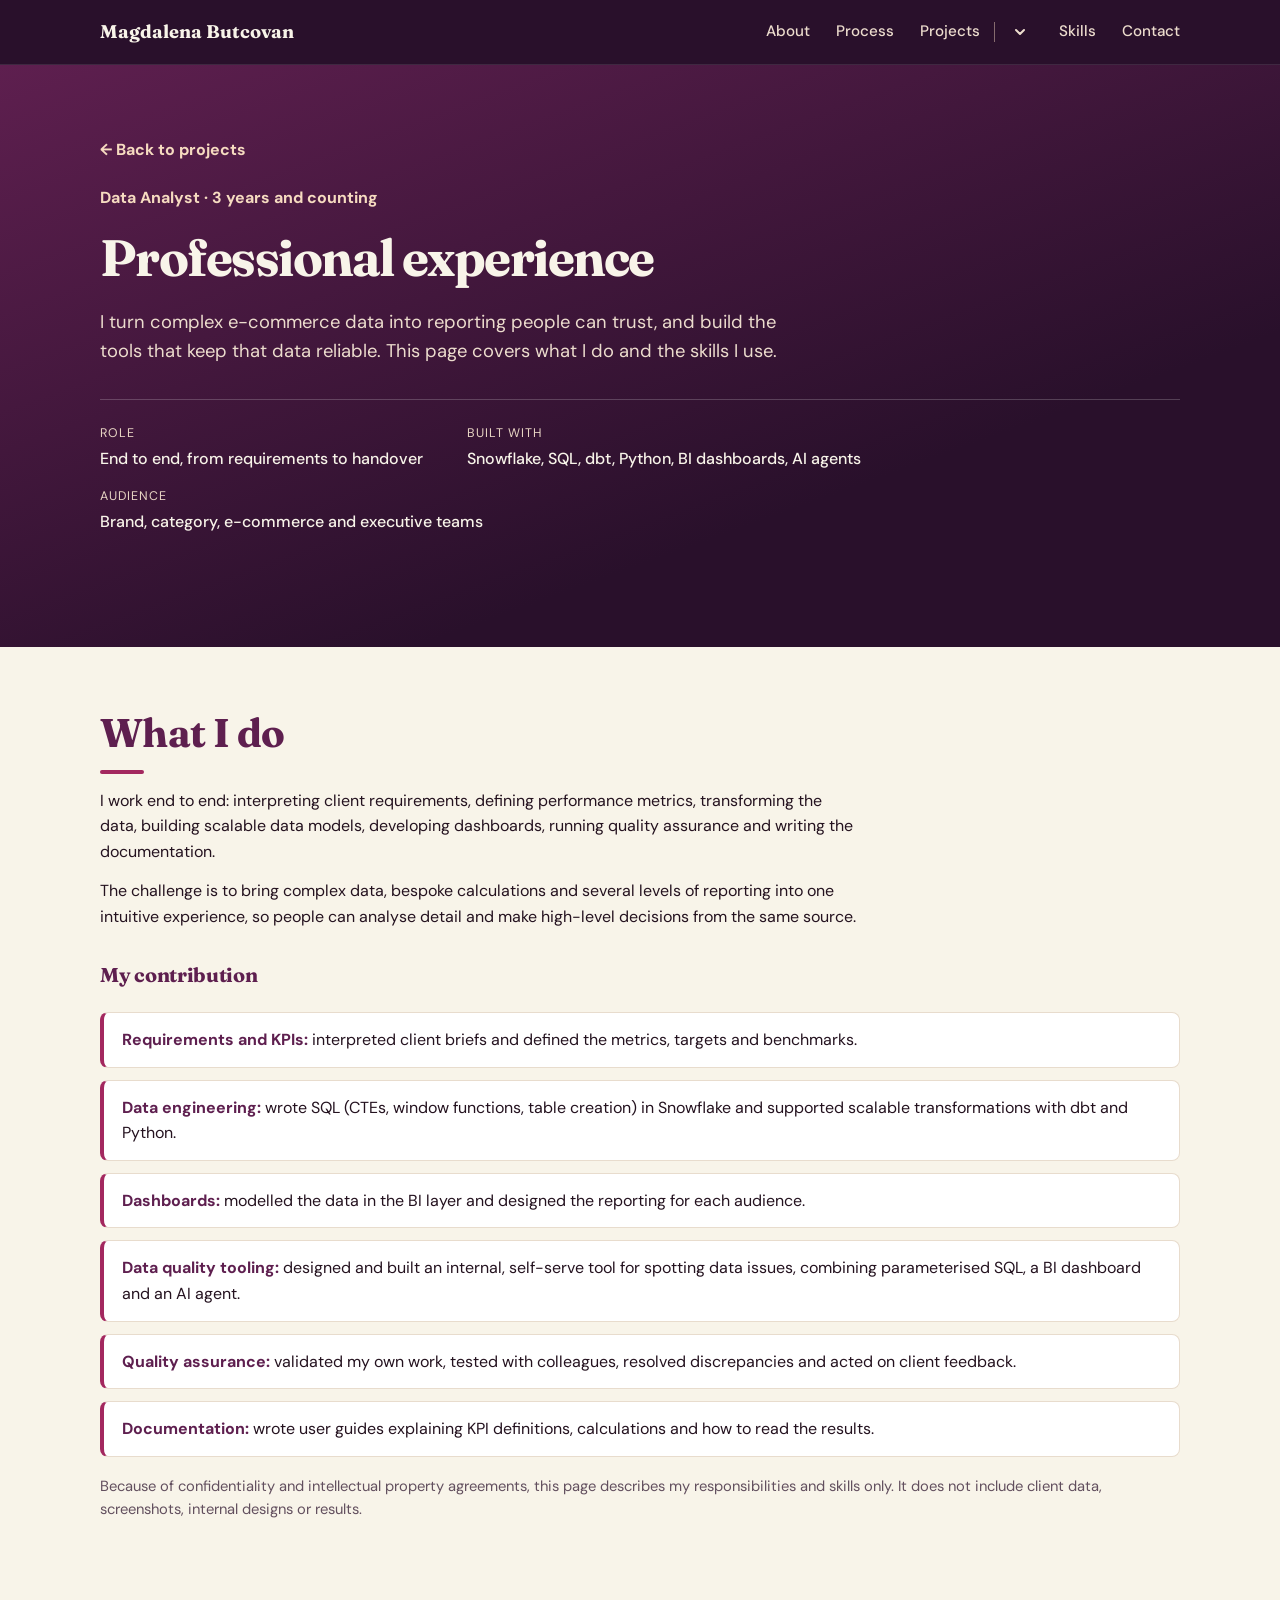
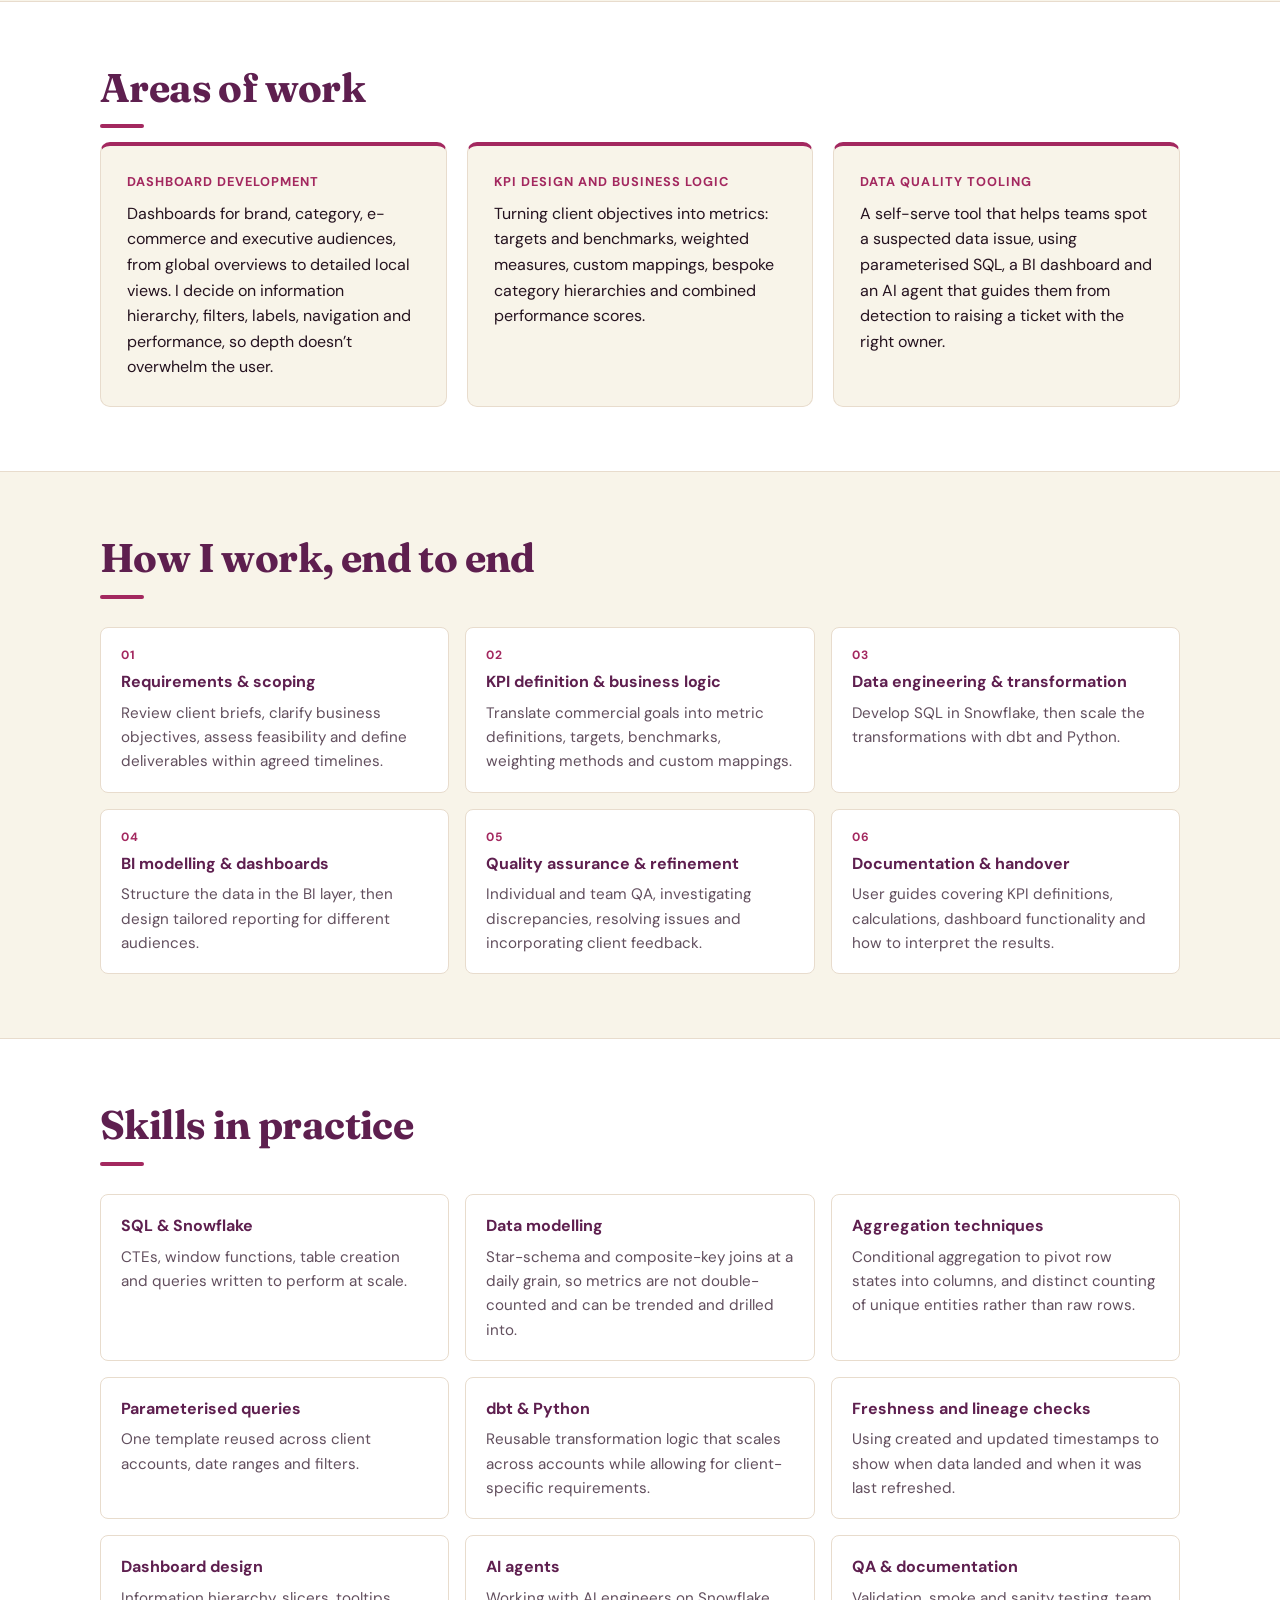
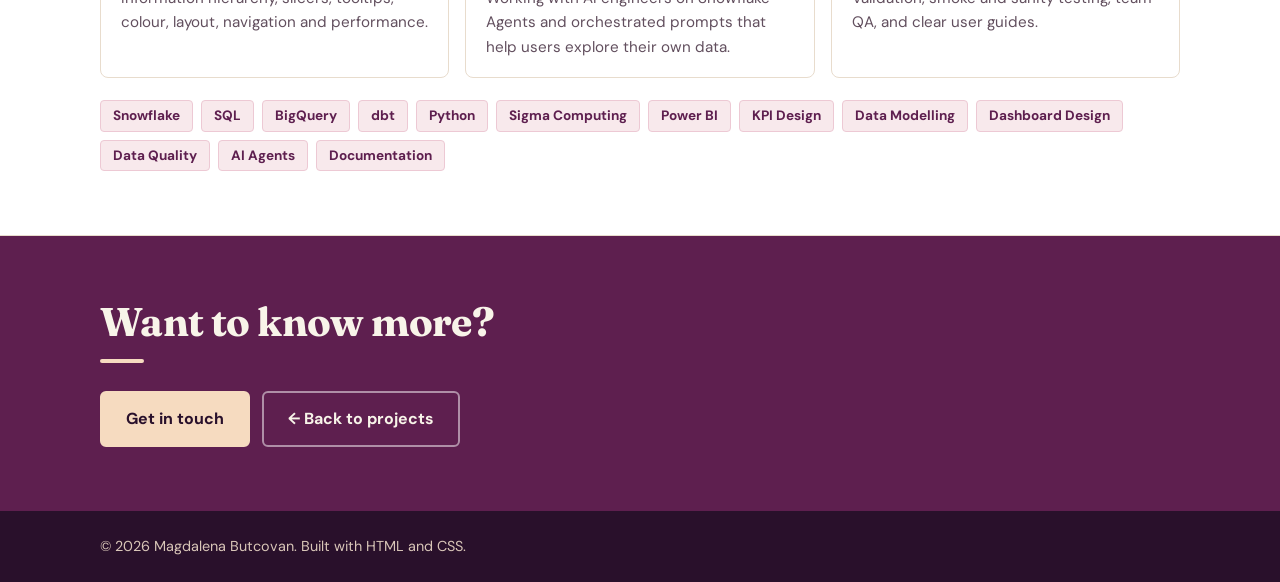
<file: professional-experience.html>
<!DOCTYPE html>
<html lang="en">
<head>
  <meta charset="UTF-8">
  <meta name="viewport" content="width=device-width, initial-scale=1.0">
  <title>Professional Experience | Magdalena Butcovan</title>
  <meta name="description" content="Professional experience of Magdalena Butcovan, data analyst: dashboard development, KPI design, SQL and Snowflake, data quality tooling and QA.">
  <link rel="preconnect" href="https://fonts.googleapis.com">
  <link rel="preconnect" href="https://fonts.gstatic.com" crossorigin>
  <link href="https://fonts.googleapis.com/css2?family=DM+Sans:wght@400;500;700&family=Fraunces:opsz,wght@9..144,600;9..144,700&display=swap" rel="stylesheet">
  <link rel="stylesheet" href="style.css">
</head>

<body>

  <header class="navbar">
    <div class="container nav-inner">
      <a class="logo" href="index.html">Magdalena Butcovan</a>
      <nav class="nav-links" aria-label="Main navigation">
        <a href="index.html#about">About</a>
        <a href="index.html#process">Process</a>
        <a href="index.html#projects">Projects</a>
        <span class="nav-sep" aria-hidden="true"></span>
        <div class="nav-drop">
          <button class="nav-arrow" type="button" aria-expanded="false" aria-controls="project-menu" aria-label="Show projects">
            <svg viewBox="0 0 12 12" width="12" height="12" aria-hidden="true"><path d="M2 4l4 4 4-4" fill="none" stroke="currentColor" stroke-width="2" stroke-linecap="round" stroke-linejoin="round"/></svg>
          </button>
          <div class="nav-menu" id="project-menu" hidden>
            <a class="nav-tab" href="professional-experience.html" aria-current="page">Professional experience</a>
            <span class="nav-tab is-off" aria-disabled="true" title="Coming soon">Personal project 1</span>
            <span class="nav-tab is-off" aria-disabled="true" title="Coming soon">Personal project 2</span>
          </div>
        </div>
        <a href="index.html#skills">Skills</a>
        <a href="index.html#contact">Contact</a>
      </nav>
    </div>
  </header>

  <main>

    <section class="hero page-hero">
      <div class="container">
        <a class="back-link" href="index.html#projects">&larr; Back to projects</a>
        <p class="kicker">Data Analyst &middot; 3 years and counting</p>
        <h1>Professional experience</h1>
        <p class="lead">I turn complex e-commerce data into reporting people can trust, and build the tools that keep that data reliable. This page covers what I do and the skills I use.</p>
        <div class="meta">
          <div><small>Role</small><strong>End to end, from requirements to handover</strong></div>
          <div><small>Built with</small><strong>Snowflake, SQL, dbt, Python, BI dashboards, AI agents</strong></div>
          <div><small>Audience</small><strong>Brand, category, e-commerce and executive teams</strong></div>
        </div>
      </div>
    </section>

    <section class="tight">
      <div class="container">
        <h2>What I do</h2>
        <div class="prose">
          <p>I work end to end: interpreting client requirements, defining performance metrics, transforming the data, building scalable data models, developing dashboards, running quality assurance and writing the documentation.</p>
          <p>The challenge is to bring complex data, bespoke calculations and several levels of reporting into one intuitive experience, so people can analyse detail and make high-level decisions from the same source.</p>
        </div>
        <h3 class="sub">My contribution</h3>
        <ul class="contrib">
          <li><strong>Requirements and KPIs:</strong> interpreted client briefs and defined the metrics, targets and benchmarks.</li>
          <li><strong>Data engineering:</strong> wrote SQL (CTEs, window functions, table creation) in Snowflake and supported scalable transformations with dbt and Python.</li>
          <li><strong>Dashboards:</strong> modelled the data in the BI layer and designed the reporting for each audience.</li>
          <li><strong>Data quality tooling:</strong> designed and built an internal, self-serve tool for spotting data issues, combining parameterised SQL, a BI dashboard and an AI agent.</li>
          <li><strong>Quality assurance:</strong> validated my own work, tested with colleagues, resolved discrepancies and acted on client feedback.</li>
          <li><strong>Documentation:</strong> wrote user guides explaining KPI definitions, calculations and how to read the results.</li>
        </ul>
        <p class="note">Because of confidentiality and intellectual property agreements, this page describes my responsibilities and skills only. It does not include client data, screenshots, internal designs or results.</p>
      </div>
    </section>

    <section class="band tight">
      <div class="container">
        <h2>Areas of work</h2>
        <div class="flow">
          <div><h4>Dashboard development</h4><p>Dashboards for brand, category, e-commerce and executive audiences, from global overviews to detailed local views. I decide on information hierarchy, filters, labels, navigation and performance, so depth doesn&rsquo;t overwhelm the user.</p></div>
          <div><h4>KPI design and business logic</h4><p>Turning client objectives into metrics: targets and benchmarks, weighted measures, custom mappings, bespoke category hierarchies and combined performance scores.</p></div>
          <div><h4>Data quality tooling</h4><p>A self-serve tool that helps teams spot a suspected data issue, using parameterised SQL, a BI dashboard and an AI agent that guides them from detection to raising a ticket with the right owner.</p></div>
        </div>
      </div>
    </section>

    <section class="tight">
      <div class="container">
        <h2>How I work, end to end</h2>
        <div class="tech">
          <div><h4><small>01</small>Requirements &amp; scoping</h4><p>Review client briefs, clarify business objectives, assess feasibility and define deliverables within agreed timelines.</p></div>
          <div><h4><small>02</small>KPI definition &amp; business logic</h4><p>Translate commercial goals into metric definitions, targets, benchmarks, weighting methods and custom mappings.</p></div>
          <div><h4><small>03</small>Data engineering &amp; transformation</h4><p>Develop SQL in Snowflake, then scale the transformations with dbt and Python.</p></div>
          <div><h4><small>04</small>BI modelling &amp; dashboards</h4><p>Structure the data in the BI layer, then design tailored reporting for different audiences.</p></div>
          <div><h4><small>05</small>Quality assurance &amp; refinement</h4><p>Individual and team QA, investigating discrepancies, resolving issues and incorporating client feedback.</p></div>
          <div><h4><small>06</small>Documentation &amp; handover</h4><p>User guides covering KPI definitions, calculations, dashboard functionality and how to interpret the results.</p></div>
        </div>
      </div>
    </section>

    <section class="band tight">
      <div class="container">
        <h2>Skills in practice</h2>
        <div class="tech">
          <div><h4>SQL &amp; Snowflake</h4><p>CTEs, window functions, table creation and queries written to perform at scale.</p></div>
          <div><h4>Data modelling</h4><p>Star-schema and composite-key joins at a daily grain, so metrics are not double-counted and can be trended and drilled into.</p></div>
          <div><h4>Aggregation techniques</h4><p>Conditional aggregation to pivot row states into columns, and distinct counting of unique entities rather than raw rows.</p></div>
          <div><h4>Parameterised queries</h4><p>One template reused across client accounts, date ranges and filters.</p></div>
          <div><h4>dbt &amp; Python</h4><p>Reusable transformation logic that scales across accounts while allowing for client-specific requirements.</p></div>
          <div><h4>Freshness and lineage checks</h4><p>Using created and updated timestamps to show when data landed and when it was last refreshed.</p></div>
          <div><h4>Dashboard design</h4><p>Information hierarchy, slicers, tooltips, colour, layout, navigation and performance.</p></div>
          <div><h4>AI agents</h4><p>Working with AI engineers on Snowflake Agents and orchestrated prompts that help users explore their own data.</p></div>
          <div><h4>QA &amp; documentation</h4><p>Validation, smoke and sanity testing, team QA, and clear user guides.</p></div>
        </div>
        <ul class="tags">
          <li>Snowflake</li>
          <li>SQL</li>
          <li>BigQuery</li>
          <li>dbt</li>
          <li>Python</li>
          <li>Sigma Computing</li>
          <li>Power BI</li>
          <li>KPI Design</li>
          <li>Data Modelling</li>
          <li>Dashboard Design</li>
          <li>Data Quality</li>
          <li>AI Agents</li>
          <li>Documentation</li>
        </ul>
      </div>
    </section>

    <section class="cta tight">
      <div class="container">
        <h2>Want to know more?</h2>
        <div class="button-row">
          <a class="button" href="index.html#contact">Get in touch</a>
          <a class="button button-secondary" href="index.html#projects">&larr; Back to projects</a>
        </div>
      </div>
    </section>

  </main>

  <footer>
    <div class="container">
      <p>&copy; 2026 Magdalena Butcovan. Built with HTML and CSS.</p>
    </div>
  </footer>

  <script>
    // Arrow next to Projects: opens and closes the project menu
    (function () {
      var btn = document.querySelector('.nav-arrow'), menu = document.getElementById('project-menu');
      if (!btn || !menu) return;
      function set(open) { btn.setAttribute('aria-expanded', open); menu.hidden = !open; }
      btn.addEventListener('click', function (e) { e.stopPropagation(); set(menu.hidden); });
      document.addEventListener('click', function (e) { if (!menu.contains(e.target)) set(false); });
      document.addEventListener('keydown', function (e) { if (e.key === 'Escape') { set(false); btn.focus(); } });
    })();
  </script>
</body>
</html>
</file>
<file: style.css>
/* ===== COLOURS: change them here and the whole site updates ===== */
    :root {
      --deep: #29102b;      /* darkest violet: top bar and footer */
      --berry: #5e1f4f;     /* dark raspberry: headings, hero and contact section */
      --berry-mid: #7a2a66; /* hover */    /* ===== COLOURS: change them here and the whole site updates ===== */
    :root {
      --deep: #29102b;      /* darkest violet: top bar and footer */
      --berry: #5e1f4f;     /* dark raspberry: headings, hero and contact section */
      --berry-mid: #7a2a66; /* hover */
      --raspberry: #a3285f; /* raspberry: accents and links on light backgrounds */
      --peach: #F6DBC0;     /* peach: highlights on dark backgrounds */
      --cream: #F8F4E9;     /* page background */
      --white: #ffffff;     /* cards */
      --ink: #24121f;       /* body text */
      --muted: #624f5e;     /* secondary text */
      --line: #e8dccd;      /* borders */
      --serif: "Fraunces", Georgia, serif;
      --sans: "DM Sans", Arial, Helvetica, sans-serif;
    }

    * { box-sizing: border-box; }
    html { scroll-behavior: smooth; }
    body {
      margin: 0; font-family: var(--sans); font-size: 1rem; line-height: 1.6;
      background: var(--cream); color: var(--ink);
      -webkit-font-smoothing: antialiased; text-rendering: optimizeLegibility;
    }
    a { color: inherit; }
    a:focus-visible { outline: 3px solid var(--raspberry); outline-offset: 3px; }
    .container { width: min(1080px, 90%); margin: 0 auto; }
    h1, h2, h3 { font-family: var(--serif); font-weight: 700; line-height: 1.12; margin: 0; color: var(--berry); letter-spacing: -.015em; }
    h2 { font-size: clamp(1.9rem, 4vw, 2.5rem); margin-bottom: 14px; }
    /* short raspberry rule under each section title */
    h2::after { content: ""; display: block; width: 44px; height: 4px; background: var(--raspberry); margin-top: 14px; border-radius: 2px; }
    h4 { margin: 0 0 6px; font-size: .8rem; letter-spacing: .08em; text-transform: uppercase; color: var(--raspberry); }
    section { padding: 88px 0; scroll-margin-top: 56px; }
    .intro { color: var(--muted); max-width: 620px; margin: 18px 0 44px; font-size: 1.08rem; }

    /* ===== TOP BAR ===== */
    .navbar { position: sticky; top: 0; z-index: 10; background: var(--deep); border-bottom: 1px solid rgba(255,255,255,.1); }
    .nav-inner { display: flex; justify-content: space-between; align-items: center; gap: 20px; padding: 15px 0; }
    .logo { font-family: var(--serif); font-weight: 700; font-size: 1.15rem; color: var(--cream); text-decoration: none; white-space: nowrap; }
    .nav-links { display: flex; flex-wrap: wrap; gap: 26px; }
    .nav-links a { color: #ecdccd; text-decoration: none; font-size: .95rem; font-weight: 500; padding: 4px 0; border-bottom: 2px solid transparent; }
    .nav-links a:hover { color: #fff; border-bottom-color: var(--peach); }

    /* ===== HERO ===== */
    .hero { background: linear-gradient(160deg, var(--berry) 0%, var(--deep) 70%); color: var(--cream); padding: 96px 0 104px; }
    .hero-grid { display: grid; grid-template-columns: 1.15fr 1fr; gap: 64px; align-items: center; }
    .kicker { color: var(--peach); font-weight: 700; margin: 0 0 18px; }
    .hero h1 { color: var(--cream); font-size: clamp(2.4rem, 5.6vw, 4rem); letter-spacing: -.03em; margin-bottom: 22px; }
    .hero p.lead { color: #ecdccd; font-size: 1.15rem; max-width: 520px; margin: 0; }
    .button-row { display: flex; flex-wrap: wrap; gap: 12px; margin-top: 34px; }
    .button { display: inline-block; padding: 13px 24px; border-radius: 6px; background: var(--peach); color: var(--deep); font-weight: 700; text-decoration: none; border: 2px solid var(--peach); }
    .button:hover { background: #fff; border-color: #fff; }
    .button-secondary { background: transparent; color: var(--cream); border-color: rgba(255,255,255,.5); }
    .button-secondary:hover { background: rgba(255,255,255,.1); border-color: var(--cream); }
    .hero a:focus-visible { outline-color: var(--peach); }

    /* Hero chart: one bar is missing, a nod to spotting data gaps */
    .chart-panel { margin: 0; background: rgba(255,255,255,.06); border: 1px solid rgba(255,255,255,.18); border-radius: 10px; padding: 24px 24px 16px; }
    .chart-panel svg { width: 100%; height: auto; display: block; }
    .chart-panel figcaption { color: #ecdccd; font-size: .88rem; margin-top: 10px; }
    .bar { fill: var(--peach); transform-box: fill-box; transform-origin: bottom; animation: grow .7s ease-out both; }
    @keyframes grow { from { transform: scaleY(0); } to { transform: scaleY(1); } }
    @media (prefers-reduced-motion: reduce) { .bar { animation: none; } html { scroll-behavior: auto; } }

    /* ===== ABOUT ===== */
    .about-grid { display: grid; grid-template-columns: 1.1fr .9fr; gap: 64px; align-items: start; }
    .about-grid p { margin: 0 0 16px; color: var(--muted); font-size: 1.05rem; }
    .facts { list-style: none; margin: 0; padding: 8px 24px; background: var(--white); border: 1px solid var(--line); border-radius: 10px; box-shadow: 0 1px 3px rgba(41,16,43,.08); }
    .facts li { display: flex; justify-content: space-between; gap: 16px; padding: 15px 0; border-bottom: 1px solid var(--line); }
    .facts li:last-child { border-bottom: 0; }
    .facts span:first-child { color: var(--muted); }
    .facts span:last-child { font-weight: 700; text-align: right; color: var(--berry); }

    /* ===== PROJECTS ===== */
    #projects { background: var(--white); border-top: 1px solid var(--line); border-bottom: 1px solid var(--line); }
    .card { background: var(--cream); border: 1px solid var(--line); border-radius: 10px; box-shadow: 0 1px 3px rgba(41,16,43,.08); }
    .case-study { padding: 36px; border-left: 5px solid var(--raspberry); }
    .case-study h3 { font-size: 1.9rem; margin-bottom: 6px; }
    .subtitle { color: var(--raspberry); font-weight: 700; margin: 0 0 20px; }
    .case-study > p { max-width: 760px; margin: 0 0 8px; color: var(--muted); }
    .details { display: grid; grid-template-columns: repeat(2, 1fr); gap: 26px 40px; margin: 30px 0; padding: 28px 0; border-top: 1px solid var(--line); border-bottom: 1px solid var(--line); }
    .details p { margin: 0; color: var(--muted); }
    .shots { display: grid; grid-template-columns: repeat(2, minmax(0, 1fr)); gap: 22px; }
    .shots figure { margin: 0; min-width: 0; }
    .shots img { display: block; width: 100%; aspect-ratio: 16 / 10; object-fit: contain; background: var(--white); border: 1px solid var(--line); border-radius: 8px; box-shadow: 0 2px 8px rgba(41,16,43,.1); }
    .shots figcaption { font-size: .9rem; color: var(--muted); margin-top: 10px; }

    .tags { display: flex; flex-wrap: wrap; gap: 8px; margin: 22px 0 0; padding: 0; list-style: none; }
    .tags li { background: #f8e9ec; color: var(--berry); border: 1px solid #edc9d4; padding: 4px 12px; border-radius: 4px; font-size: .85rem; font-weight: 700; }

    .metrics { display: grid; grid-template-columns: repeat(3, 1fr); gap: 16px; margin: 28px 0; }
    .metric { background: var(--white); border: 1px solid var(--line); border-radius: 8px; padding: 18px 20px; }
    .metric strong { display: block; font-family: var(--serif); font-size: 1.9rem; line-height: 1.1; color: var(--berry); margin-bottom: 6px; }
    .metric span { color: var(--muted); font-size: .92rem; }
    .steps { counter-reset: step; list-style: none; margin: 14px 0 32px; padding: 0; display: grid; gap: 16px; max-width: 820px; }
    .steps li { counter-increment: step; position: relative; padding-left: 46px; color: var(--muted); }
    .steps li::before { content: counter(step); position: absolute; left: 0; top: 0; width: 30px; height: 30px; border-radius: 50%; background: var(--berry); color: #fff; font-weight: 700; font-size: .9rem; display: grid; place-items: center; }
    .steps li strong { color: var(--ink); }
    .project-grid { display: grid; grid-template-columns: repeat(2, minmax(0, 1fr)); gap: 24px; margin-top: 24px; }
    .project { padding: 28px; border-top: 4px solid var(--raspberry); transition: transform .15s, box-shadow .15s; }
    .project:hover { transform: translateY(-3px); box-shadow: 0 8px 20px rgba(41,16,43,.14); }
    .project h3 { font-size: 1.4rem; margin-bottom: 12px; }
    .project p { margin: 0 0 10px; color: var(--muted); }
    .project p strong { color: var(--ink); }
    .project a { color: var(--raspberry); font-weight: 700; text-underline-offset: 3px; }

    /* ===== SKILLS ===== */
    .skills-grid { display: grid; grid-template-columns: repeat(3, minmax(0, 1fr)); gap: 24px; }
    .skill-group { background: var(--white); border: 1px solid var(--line); border-top: 4px solid var(--berry); border-radius: 10px; padding: 26px; box-shadow: 0 1px 3px rgba(41,16,43,.08); }
    .skill-group h3 { font-size: 1.3rem; margin-bottom: 10px; }
    .skill-group p { color: var(--muted); margin: 0 0 14px; }
    .skill-group .tags { margin-top: 0; }

    /* ===== CONTACT & FOOTER ===== */
    .contact { background: var(--berry); color: var(--cream); }
    .contact h2 { color: var(--cream); }
    .contact h2::after { background: var(--peach); }
    .contact p { color: #ecdccd; max-width: 560px; margin: 18px 0 0; }
    .contact a { color: var(--peach); font-weight: 700; text-underline-offset: 4px; }
    .contact a:focus-visible { outline-color: var(--peach); }
    footer { background: var(--deep); color: #d9c6b8; padding: 24px 0; font-size: .9rem; }
    footer p { margin: 0; }

    /* ===== MOBILE ===== */
    @media (max-width: 800px) {
      .hero-grid, .about-grid, .skills-grid { grid-template-columns: 1fr; gap: 40px; }
      .hero { padding: 64px 0 72px; }
      section { padding: 60px 0; }
    }
    @media (max-width: 650px) {
      .nav-inner { flex-direction: column; align-items: flex-start; gap: 8px; }
      .nav-links { gap: 16px; }
      .details, .shots, .project-grid, .metrics { grid-template-columns: 1fr; }
      .case-study { padding: 24px; }
    }

    /* ===== EXTRA STYLES FOR THE DASHBOARD PAGE AND TEASER ===== */
    .nav-links a[aria-current="page"] { color: #fff; border-bottom-color: var(--peach); }
    .button-solid { background: var(--berry); color: #fff; border-color: var(--berry); }
    .button-solid:hover { background: var(--berry-mid); border-color: var(--berry-mid); }
    .page-hero { padding: 72px 0 112px; }
    .page-hero h1 { max-width: 820px; font-size: clamp(2.1rem, 5vw, 3.2rem); }
    .page-hero p.lead { max-width: 680px; }
    .back-link { display: inline-block; color: var(--peach); font-weight: 700; text-decoration: none; margin-bottom: 22px; }
    .back-link:hover { text-decoration: underline; text-underline-offset: 4px; }
        .cs-page > p { max-width: 760px; margin: 0 0 8px; color: var(--muted); font-size: 1.08rem; }
    .cs-page h2 { margin-top: 48px; }
    h2 + .steps, h2 + .shots { margin-top: 26px; }
    .teaser .metrics { margin: 24px 0; }
    .teaser > p { max-width: 760px; margin: 0; color: var(--muted); }
    .teaser .button-row { margin-top: 26px; }
    .tech { display: grid; grid-template-columns: repeat(3, minmax(0, 1fr)); gap: 16px; margin-top: 26px; }
    .tech > div { background: var(--white); border: 1px solid var(--line); border-radius: 8px; padding: 18px 20px; }
    .tech h4 { text-transform: none; letter-spacing: 0; font-size: 1rem; color: var(--berry); margin-bottom: 6px; }
    .tech p { margin: 0; color: var(--muted); font-size: .95rem; }
    code { font-family: ui-monospace, "SF Mono", Menlo, Consolas, monospace; font-size: .84em; background: #f8e9ec; color: var(--berry); padding: 1px 5px; border-radius: 3px; overflow-wrap: anywhere; }
    @media (max-width: 900px) { .tech { grid-template-columns: repeat(2, minmax(0, 1fr)); } }
    @media (max-width: 650px) { .tech { grid-template-columns: 1fr; } }

    .icon { width: 40px; height: 40px; border-radius: 8px; background: #f8e9ec; color: var(--berry); display: grid; place-items: center; margin-bottom: 12px; }
    .icon svg { width: 22px; height: 22px; fill: none; stroke: currentColor; stroke-width: 1.8; stroke-linecap: round; stroke-linejoin: round; }
    .shots { margin-top: 22px; }

    /* ===== DASHBOARD PAGE LAYOUT ===== */
    .meta { display: flex; flex-wrap: wrap; gap: 16px 44px; margin-top: 32px; padding-top: 24px; border-top: 1px solid rgba(255,255,255,.2); }
    .meta small { display: block; color: #e8d5c4; font-size: .78rem; letter-spacing: .08em; text-transform: uppercase; margin-bottom: 2px; }
    .meta strong { color: var(--cream); font-weight: 500; }
    .impact { padding: 0; margin-top: -60px; position: relative; z-index: 1; }
    .impact .metrics { margin: 0 auto; }
    .impact .metric { box-shadow: 0 6px 20px rgba(41,16,43,.14); padding: 22px 24px; }
    section.tight { padding: 64px 0; }
    .band { background: var(--white); border-top: 1px solid var(--line); border-bottom: 1px solid var(--line); }
    /* Screenshots: shown at their natural shape, with no letterboxing or white padding */
    .screen { margin: 0; }
    .screen img { display: block; width: 100%; height: auto; border-radius: 10px; border: 1px solid var(--line); box-shadow: 0 8px 28px rgba(41,16,43,.16); }
    .screen figcaption { color: var(--muted); font-size: .92rem; margin-top: 14px; }
    h2 + .screen { margin-top: 28px; }
    h2 + .tech, h2 + .steps { margin-top: 28px; }
    .flow { display: grid; grid-template-columns: repeat(3, minmax(0, 1fr)); gap: 20px; }
    .flow > div { background: var(--cream); border: 1px solid var(--line); border-top: 4px solid var(--raspberry); border-radius: 10px; padding: 26px; }
    .flow h4 { font-size: .8rem; margin-bottom: 8px; }
    .flow p { margin: 0; color: var(--ink); }
    .cta { background: var(--berry); color: var(--cream); }
    .cta h2 { color: var(--cream); }
    .cta h2::after { background: var(--peach); }
    .cta .button-row { margin-top: 28px; }
    @media (max-width: 800px) { .flow { grid-template-columns: 1fr; } .impact { margin-top: -40px; } section.tight { padding: 48px 0; } }

    /* ===== ARCHITECTURE FLOW AND CODE ===== */
    .pipeline { list-style: none; margin: 28px 0 0; padding: 0; display: grid; grid-template-columns: repeat(5, minmax(0, 1fr)); gap: 28px; }
    .pipeline li { position: relative; background: var(--cream); border: 1px solid var(--line); border-top: 4px solid var(--raspberry); border-radius: 10px; padding: 20px 18px; }
    .pipeline li:not(:last-child)::after { content: "\2192"; position: absolute; right: -24px; top: 50%; transform: translateY(-50%); color: var(--raspberry); font-weight: 700; font-size: 1.3rem; }
    .pipeline small { display: block; color: var(--raspberry); font-weight: 700; font-size: .75rem; letter-spacing: .08em; text-transform: uppercase; margin-bottom: 6px; }
    .pipeline strong { display: block; font-family: var(--serif); font-size: 1.15rem; color: var(--berry); margin-bottom: 8px; }
    .pipeline p { margin: 0; font-size: .9rem; color: var(--muted); }
    .codefig { margin-top: 28px; }
    .codeblock { margin: 0; background: var(--deep); color: #f1e6dc; border-radius: 10px; padding: 22px 24px; overflow-x: auto; font-size: .82rem; line-height: 1.65; box-shadow: 0 8px 28px rgba(41,16,43,.16); }
    .codeblock code { background: none; color: inherit; padding: 0; font-size: inherit; white-space: pre; overflow-wrap: normal; }
    .codeblock .k { color: var(--peach); font-weight: 700; }
    .codeblock .c { color: #b99bb0; }
    @media (max-width: 900px) {
      .pipeline { grid-template-columns: 1fr; gap: 30px; }
      .pipeline li:not(:last-child)::after { content: "\2193"; right: auto; left: 50%; top: auto; bottom: -28px; transform: translateX(-50%); }
    }

/* ===== TOP BAR: arrow that opens the project tabs ===== */
.nav-links { align-items: center; }
.nav-sep { width: 1px; height: 20px; background: rgba(246,219,192,.45); margin-left: -12px; }
.nav-drop { position: relative; margin-left: -14px; }
.nav-arrow { display: grid; place-items: center; width: 26px; height: 26px; padding: 0; background: none; border: 0; border-radius: 6px; color: #ecdccd; cursor: pointer; }
.nav-arrow:hover, .nav-arrow[aria-expanded="true"] { color: #fff; background: rgba(255,255,255,.12); }
.nav-arrow svg { transition: transform .15s; }
.nav-arrow[aria-expanded="true"] svg { transform: rotate(180deg); }
.nav-arrow:focus-visible { outline: 3px solid var(--peach); outline-offset: 2px; }
.nav-menu { position: absolute; top: calc(100% + 12px); left: -20px; z-index: 30; display: flex; flex-direction: column; gap: 6px; min-width: 150px; padding: 10px; background: var(--deep); border: 1px solid rgba(246,219,192,.35); border-radius: 12px; box-shadow: 0 10px 28px rgba(41,16,43,.4); }
.nav-menu[hidden] { display: none; }
.nav-menu .nav-tab { display: block; text-align: center; white-space: nowrap; }
.nav-links a.nav-tab, .nav-links .nav-tab { padding: 3px 12px; border: 0; border-radius: 999px; font-size: .8rem; font-weight: 700; line-height: 1.5; background: var(--raspberry); color: #fff; }
.nav-links a.nav-tab:hover { background: #c23878; color: #fff; }
.nav-links a.nav-tab[aria-current="page"] { background: var(--peach); color: var(--deep); }
.nav-links .nav-tab.is-off { background: transparent; color: #d9c6b8; border: 1px dashed rgba(246,219,192,.5); cursor: default; }

/* ===== SHOT PLACEHOLDERS AND GALLERIES (project 2) ===== */
.gallery { display: grid; grid-template-columns: repeat(2, minmax(0, 1fr)); gap: 24px; margin-top: 28px; }
.shot-placeholder { display: grid; place-items: center; aspect-ratio: 16 / 9; padding: 20px; text-align: center; border: 2px dashed var(--raspberry); border-radius: 10px; background: var(--cream); color: var(--muted); font-weight: 700; }
.shot-placeholder small { display: block; font-weight: 400; margin-top: 6px; }
.band .shot-placeholder { background: var(--white); }
@media (max-width: 800px) { .gallery { grid-template-columns: 1fr; } }

/* ===== PROJECT 2 PAGE EXTRAS ===== */
.contrib { list-style: none; margin: 26px 0 0; padding: 0; display: grid; gap: 12px; }
.contrib li { background: var(--white); border: 1px solid var(--line); border-left: 4px solid var(--raspberry); border-radius: 8px; padding: 14px 18px; }
.contrib strong { color: var(--berry); }
.gallery.gallery-3 { grid-template-columns: repeat(3, minmax(0, 1fr)); }
.gallery.gallery-1 { grid-template-columns: 1fr; }
.gallery figcaption strong { display: block; color: var(--berry); margin-bottom: 4px; }
.prose { max-width: 760px; }
.prose p { margin: 0 0 14px; }
.note { color: var(--muted); font-size: .92rem; margin-top: 18px; }
.tech h4 small { display: block; color: var(--raspberry); font-size: .75rem; letter-spacing: .08em; text-transform: uppercase; margin-bottom: 4px; }
@media (max-width: 900px) { .gallery.gallery-3 { grid-template-columns: 1fr; } }
.sub { font-size: 1.25rem; margin: 34px 0 0; }
.lead-sub { color: var(--muted); margin: 0 0 6px; }

      --raspberry: #a3285f; /* raspberry: accents and links on light backgrounds */
      --peach: #F6DBC0;     /* peach: highlights on dark backgrounds */
      --cream: #F8F4E9;     /* page background */
      --white: #ffffff;     /* cards */
      --ink: #24121f;       /* body text */
      --muted: #624f5e;     /* secondary text */
      --line: #e8dccd;      /* borders */
      --serif: "Fraunces", Georgia, serif;
      --sans: "DM Sans", Arial, Helvetica, sans-serif;
    }

    * { box-sizing: border-box; }
    html { scroll-behavior: smooth; }
    body {
      margin: 0; font-family: var(--sans); font-size: 1rem; line-height: 1.6;
      background: var(--cream); color: var(--ink);
      -webkit-font-smoothing: antialiased; text-rendering: optimizeLegibility;
    }
    a { color: inherit; }
    a:focus-visible { outline: 3px solid var(--raspberry); outline-offset: 3px; }
    .container { width: min(1080px, 90%); margin: 0 auto; }
    h1, h2, h3 { font-family: var(--serif); font-weight: 700; line-height: 1.12; margin: 0; color: var(--berry); letter-spacing: -.015em; }
    h2 { font-size: clamp(1.9rem, 4vw, 2.5rem); margin-bottom: 14px; }
    /* short raspberry rule under each section title */
    h2::after { content: ""; display: block; width: 44px; height: 4px; background: var(--raspberry); margin-top: 14px; border-radius: 2px; }
    h4 { margin: 0 0 6px; font-size: .8rem; letter-spacing: .08em; text-transform: uppercase; color: var(--raspberry); }
    section { padding: 88px 0; scroll-margin-top: 56px; }
    .intro { color: var(--muted); max-width: 620px; margin: 18px 0 44px; font-size: 1.08rem; }

    /* ===== TOP BAR ===== */
    .navbar { position: sticky; top: 0; z-index: 10; background: var(--deep); border-bottom: 1px solid rgba(255,255,255,.1); }
    .nav-inner { display: flex; justify-content: space-between; align-items: center; gap: 20px; padding: 15px 0; }
    .logo { font-family: var(--serif); font-weight: 700; font-size: 1.15rem; color: var(--cream); text-decoration: none; white-space: nowrap; }
    .nav-links { display: flex; flex-wrap: wrap; gap: 26px; }
    .nav-links a { color: #ecdccd; text-decoration: none; font-size: .95rem; font-weight: 500; padding: 4px 0; border-bottom: 2px solid transparent; }
    .nav-links a:hover { color: #fff; border-bottom-color: var(--peach); }

    /* ===== HERO ===== */
    .hero { background: linear-gradient(160deg, var(--berry) 0%, var(--deep) 70%); color: var(--cream); padding: 96px 0 104px; }
    .hero-grid { display: grid; grid-template-columns: 1.15fr 1fr; gap: 64px; align-items: center; }
    .kicker { color: var(--peach); font-weight: 700; margin: 0 0 18px; }
    .hero h1 { color: var(--cream); font-size: clamp(2.4rem, 5.6vw, 4rem); letter-spacing: -.03em; margin-bottom: 22px; }
    .hero p.lead { color: #ecdccd; font-size: 1.15rem; max-width: 520px; margin: 0; }
    .button-row { display: flex; flex-wrap: wrap; gap: 12px; margin-top: 34px; }
    .button { display: inline-block; padding: 13px 24px; border-radius: 6px; background: var(--peach); color: var(--deep); font-weight: 700; text-decoration: none; border: 2px solid var(--peach); }
    .button:hover { background: #fff; border-color: #fff; }
    .button-secondary { background: transparent; color: var(--cream); border-color: rgba(255,255,255,.5); }
    .button-secondary:hover { background: rgba(255,255,255,.1); border-color: var(--cream); }
    .hero a:focus-visible { outline-color: var(--peach); }

    /* Hero chart: one bar is missing, a nod to spotting data gaps */
    .chart-panel { margin: 0; background: rgba(255,255,255,.06); border: 1px solid rgba(255,255,255,.18); border-radius: 10px; padding: 24px 24px 16px; }
    .chart-panel svg { width: 100%; height: auto; display: block; }
    .chart-panel figcaption { color: #ecdccd; font-size: .88rem; margin-top: 10px; }
    .bar { fill: var(--peach); transform-box: fill-box; transform-origin: bottom; animation: grow .7s ease-out both; }
    @keyframes grow { from { transform: scaleY(0); } to { transform: scaleY(1); } }
    @media (prefers-reduced-motion: reduce) { .bar { animation: none; } html { scroll-behavior: auto; } }

    /* ===== ABOUT ===== */
    .about-grid { display: grid; grid-template-columns: 1.1fr .9fr; gap: 64px; align-items: start; }
    .about-grid p { margin: 0 0 16px; color: var(--muted); font-size: 1.05rem; }
    .facts { list-style: none; margin: 0; padding: 8px 24px; background: var(--white); border: 1px solid var(--line); border-radius: 10px; box-shadow: 0 1px 3px rgba(41,16,43,.08); }
    .facts li { display: flex; justify-content: space-between; gap: 16px; padding: 15px 0; border-bottom: 1px solid var(--line); }
    .facts li:last-child { border-bottom: 0; }
    .facts span:first-child { color: var(--muted); }
    .facts span:last-child { font-weight: 700; text-align: right; color: var(--berry); }

    /* ===== PROJECTS ===== */
    #projects { background: var(--white); border-top: 1px solid var(--line); border-bottom: 1px solid var(--line); }
    .card { background: var(--cream); border: 1px solid var(--line); border-radius: 10px; box-shadow: 0 1px 3px rgba(41,16,43,.08); }
    .case-study { padding: 36px; border-left: 5px solid var(--raspberry); }
    .case-study h3 { font-size: 1.9rem; margin-bottom: 6px; }
    .subtitle { color: var(--raspberry); font-weight: 700; margin: 0 0 20px; }
    .case-study > p { max-width: 760px; margin: 0 0 8px; color: var(--muted); }
    .details { display: grid; grid-template-columns: repeat(2, 1fr); gap: 26px 40px; margin: 30px 0; padding: 28px 0; border-top: 1px solid var(--line); border-bottom: 1px solid var(--line); }
    .details p { margin: 0; color: var(--muted); }
    .shots { display: grid; grid-template-columns: repeat(2, minmax(0, 1fr)); gap: 22px; }
    .shots figure { margin: 0; min-width: 0; }
    .shots img { display: block; width: 100%; aspect-ratio: 16 / 10; object-fit: contain; background: var(--white); border: 1px solid var(--line); border-radius: 8px; box-shadow: 0 2px 8px rgba(41,16,43,.1); }
    .shots figcaption { font-size: .9rem; color: var(--muted); margin-top: 10px; }

    .tags { display: flex; flex-wrap: wrap; gap: 8px; margin: 22px 0 0; padding: 0; list-style: none; }
    .tags li { background: #f8e9ec; color: var(--berry); border: 1px solid #edc9d4; padding: 4px 12px; border-radius: 4px; font-size: .85rem; font-weight: 700; }

    .metrics { display: grid; grid-template-columns: repeat(3, 1fr); gap: 16px; margin: 28px 0; }
    .metric { background: var(--white); border: 1px solid var(--line); border-radius: 8px; padding: 18px 20px; }
    .metric strong { display: block; font-family: var(--serif); font-size: 1.9rem; line-height: 1.1; color: var(--berry); margin-bottom: 6px; }
    .metric span { color: var(--muted); font-size: .92rem; }
    .steps { counter-reset: step; list-style: none; margin: 14px 0 32px; padding: 0; display: grid; gap: 16px; max-width: 820px; }
    .steps li { counter-increment: step; position: relative; padding-left: 46px; color: var(--muted); }
    .steps li::before { content: counter(step); position: absolute; left: 0; top: 0; width: 30px; height: 30px; border-radius: 50%; background: var(--berry); color: #fff; font-weight: 700; font-size: .9rem; display: grid; place-items: center; }
    .steps li strong { color: var(--ink); }
    .project-grid { display: grid; grid-template-columns: repeat(2, minmax(0, 1fr)); gap: 24px; margin-top: 24px; }
    .project { padding: 28px; border-top: 4px solid var(--raspberry); transition: transform .15s, box-shadow .15s; }
    .project:hover { transform: translateY(-3px); box-shadow: 0 8px 20px rgba(41,16,43,.14); }
    .project h3 { font-size: 1.4rem; margin-bottom: 12px; }
    .project p { margin: 0 0 10px; color: var(--muted); }
    .project p strong { color: var(--ink); }
    .project a { color: var(--raspberry); font-weight: 700; text-underline-offset: 3px; }

    /* ===== SKILLS ===== */
    .skills-grid { display: grid; grid-template-columns: repeat(3, minmax(0, 1fr)); gap: 24px; }
    .skill-group { background: var(--white); border: 1px solid var(--line); border-top: 4px solid var(--berry); border-radius: 10px; padding: 26px; box-shadow: 0 1px 3px rgba(41,16,43,.08); }
    .skill-group h3 { font-size: 1.3rem; margin-bottom: 10px; }
    .skill-group p { color: var(--muted); margin: 0 0 14px; }
    .skill-group .tags { margin-top: 0; }

    /* ===== CONTACT & FOOTER ===== */
    .contact { background: var(--berry); color: var(--cream); }
    .contact h2 { color: var(--cream); }
    .contact h2::after { background: var(--peach); }
    .contact p { color: #ecdccd; max-width: 560px; margin: 18px 0 0; }
    .contact a { color: var(--peach); font-weight: 700; text-underline-offset: 4px; }
    .contact a:focus-visible { outline-color: var(--peach); }
    footer { background: var(--deep); color: #d9c6b8; padding: 24px 0; font-size: .9rem; }
    footer p { margin: 0; }

    /* ===== MOBILE ===== */
    @media (max-width: 800px) {
      .hero-grid, .about-grid, .skills-grid { grid-template-columns: 1fr; gap: 40px; }
      .hero { padding: 64px 0 72px; }
      section { padding: 60px 0; }
    }
    @media (max-width: 650px) {
      .nav-inner { flex-direction: column; align-items: flex-start; gap: 8px; }
      .nav-links { gap: 16px; }
      .details, .shots, .project-grid, .metrics { grid-template-columns: 1fr; }
      .case-study { padding: 24px; }
    }

    /* ===== EXTRA STYLES FOR THE DASHBOARD PAGE AND TEASER ===== */
    .nav-links a[aria-current="page"] { color: #fff; border-bottom-color: var(--peach); }
    .button-solid { background: var(--berry); color: #fff; border-color: var(--berry); }
    .button-solid:hover { background: var(--berry-mid); border-color: var(--berry-mid); }
    .page-hero { padding: 72px 0 112px; }
    .page-hero h1 { max-width: 820px; font-size: clamp(2.1rem, 5vw, 3.2rem); }
    .page-hero p.lead { max-width: 680px; }
    .back-link { display: inline-block; color: var(--peach); font-weight: 700; text-decoration: none; margin-bottom: 22px; }
    .back-link:hover { text-decoration: underline; text-underline-offset: 4px; }
        .cs-page > p { max-width: 760px; margin: 0 0 8px; color: var(--muted); font-size: 1.08rem; }
    .cs-page h2 { margin-top: 48px; }
    h2 + .steps, h2 + .shots { margin-top: 26px; }
    .teaser .metrics { margin: 24px 0; }
    .teaser > p { max-width: 760px; margin: 0; color: var(--muted); }
    .teaser .button-row { margin-top: 26px; }
    .tech { display: grid; grid-template-columns: repeat(3, minmax(0, 1fr)); gap: 16px; margin-top: 26px; }
    .tech > div { background: var(--white); border: 1px solid var(--line); border-radius: 8px; padding: 18px 20px; }
    .tech h4 { text-transform: none; letter-spacing: 0; font-size: 1rem; color: var(--berry); margin-bottom: 6px; }
    .tech p { margin: 0; color: var(--muted); font-size: .95rem; }
    code { font-family: ui-monospace, "SF Mono", Menlo, Consolas, monospace; font-size: .84em; background: #f8e9ec; color: var(--berry); padding: 1px 5px; border-radius: 3px; overflow-wrap: anywhere; }
    @media (max-width: 900px) { .tech { grid-template-columns: repeat(2, minmax(0, 1fr)); } }
    @media (max-width: 650px) { .tech { grid-template-columns: 1fr; } }

    .icon { width: 40px; height: 40px; border-radius: 8px; background: #f8e9ec; color: var(--berry); display: grid; place-items: center; margin-bottom: 12px; }
    .icon svg { width: 22px; height: 22px; fill: none; stroke: currentColor; stroke-width: 1.8; stroke-linecap: round; stroke-linejoin: round; }
    .shots { margin-top: 22px; }

    /* ===== DASHBOARD PAGE LAYOUT ===== */
    .meta { display: flex; flex-wrap: wrap; gap: 16px 44px; margin-top: 32px; padding-top: 24px; border-top: 1px solid rgba(255,255,255,.2); }
    .meta small { display: block; color: #e8d5c4; font-size: .78rem; letter-spacing: .08em; text-transform: uppercase; margin-bottom: 2px; }
    .meta strong { color: var(--cream); font-weight: 500; }
    .impact { padding: 0; margin-top: -60px; position: relative; z-index: 1; }
    .impact .metrics { margin: 0 auto; }
    .impact .metric { box-shadow: 0 6px 20px rgba(41,16,43,.14); padding: 22px 24px; }
    section.tight { padding: 64px 0; }
    .band { background: var(--white); border-top: 1px solid var(--line); border-bottom: 1px solid var(--line); }
    /* Screenshots: shown at their natural shape, with no letterboxing or white padding */
    .screen { margin: 0; }
    .screen img { display: block; width: 100%; height: auto; border-radius: 10px; border: 1px solid var(--line); box-shadow: 0 8px 28px rgba(41,16,43,.16); }
    .screen figcaption { color: var(--muted); font-size: .92rem; margin-top: 14px; }
    h2 + .screen { margin-top: 28px; }
    h2 + .tech, h2 + .steps { margin-top: 28px; }
    .flow { display: grid; grid-template-columns: repeat(3, minmax(0, 1fr)); gap: 20px; }
    .flow > div { background: var(--cream); border: 1px solid var(--line); border-top: 4px solid var(--raspberry); border-radius: 10px; padding: 26px; }
    .flow h4 { font-size: .8rem; margin-bottom: 8px; }
    .flow p { margin: 0; color: var(--ink); }
    .cta { background: var(--berry); color: var(--cream); }
    .cta h2 { color: var(--cream); }
    .cta h2::after { background: var(--peach); }
    .cta .button-row { margin-top: 28px; }
    @media (max-width: 800px) { .flow { grid-template-columns: 1fr; } .impact { margin-top: -40px; } section.tight { padding: 48px 0; } }

    /* ===== ARCHITECTURE FLOW AND CODE ===== */
    .pipeline { list-style: none; margin: 28px 0 0; padding: 0; display: grid; grid-template-columns: repeat(5, minmax(0, 1fr)); gap: 28px; }
    .pipeline li { position: relative; background: var(--cream); border: 1px solid var(--line); border-top: 4px solid var(--raspberry); border-radius: 10px; padding: 20px 18px; }
    .pipeline li:not(:last-child)::after { content: "\2192"; position: absolute; right: -24px; top: 50%; transform: translateY(-50%); color: var(--raspberry); font-weight: 700; font-size: 1.3rem; }
    .pipeline small { display: block; color: var(--raspberry); font-weight: 700; font-size: .75rem; letter-spacing: .08em; text-transform: uppercase; margin-bottom: 6px; }
    .pipeline strong { display: block; font-family: var(--serif); font-size: 1.15rem; color: var(--berry); margin-bottom: 8px; }
    .pipeline p { margin: 0; font-size: .9rem; color: var(--muted); }
    .codefig { margin-top: 28px; }
    .codeblock { margin: 0; background: var(--deep); color: #f1e6dc; border-radius: 10px; padding: 22px 24px; overflow-x: auto; font-size: .82rem; line-height: 1.65; box-shadow: 0 8px 28px rgba(41,16,43,.16); }
    .codeblock code { background: none; color: inherit; padding: 0; font-size: inherit; white-space: pre; overflow-wrap: normal; }
    .codeblock .k { color: var(--peach); font-weight: 700; }
    .codeblock .c { color: #b99bb0; }
    @media (max-width: 900px) {
      .pipeline { grid-template-columns: 1fr; gap: 30px; }
      .pipeline li:not(:last-child)::after { content: "\2193"; right: auto; left: 50%; top: auto; bottom: -28px; transform: translateX(-50%); }
    }

/* ===== TOP BAR: arrow that opens the project tabs ===== */
.nav-links { align-items: center; }
.nav-sep { width: 1px; height: 20px; background: rgba(246,219,192,.45); margin-left: -12px; }
.nav-drop { position: relative; margin-left: -14px; }
.nav-arrow { display: grid; place-items: center; width: 26px; height: 26px; padding: 0; background: none; border: 0; border-radius: 6px; color: #ecdccd; cursor: pointer; }
.nav-arrow:hover, .nav-arrow[aria-expanded="true"] { color: #fff; background: rgba(255,255,255,.12); }
.nav-arrow svg { transition: transform .15s; }
.nav-arrow[aria-expanded="true"] svg { transform: rotate(180deg); }
.nav-arrow:focus-visible { outline: 3px solid var(--peach); outline-offset: 2px; }
.nav-menu { position: absolute; top: calc(100% + 12px); left: -20px; z-index: 30; display: flex; flex-direction: column; gap: 6px; min-width: 150px; padding: 10px; background: var(--deep); border: 1px solid rgba(246,219,192,.35); border-radius: 12px; box-shadow: 0 10px 28px rgba(41,16,43,.4); }
.nav-menu[hidden] { display: none; }
.nav-menu .nav-tab { display: block; text-align: center; white-space: nowrap; }
.nav-links a.nav-tab, .nav-links .nav-tab { padding: 3px 12px; border: 0; border-radius: 999px; font-size: .8rem; font-weight: 700; line-height: 1.5; background: var(--raspberry); color: #fff; }
.nav-links a.nav-tab:hover { background: #c23878; color: #fff; }
.nav-links a.nav-tab[aria-current="page"] { background: var(--peach); color: var(--deep); }
.nav-links .nav-tab.is-off { background: transparent; color: #d9c6b8; border: 1px dashed rgba(246,219,192,.5); cursor: default; }

/* ===== SHOT PLACEHOLDERS AND GALLERIES (project 2) ===== */
.gallery { display: grid; grid-template-columns: repeat(2, minmax(0, 1fr)); gap: 24px; margin-top: 28px; }
.shot-placeholder { display: grid; place-items: center; aspect-ratio: 16 / 9; padding: 20px; text-align: center; border: 2px dashed var(--raspberry); border-radius: 10px; background: var(--cream); color: var(--muted); font-weight: 700; }
.shot-placeholder small { display: block; font-weight: 400; margin-top: 6px; }
.band .shot-placeholder { background: var(--white); }
@media (max-width: 800px) { .gallery { grid-template-columns: 1fr; } }

/* ===== PROJECT 2 PAGE EXTRAS ===== */
.contrib { list-style: none; margin: 26px 0 0; padding: 0; display: grid; gap: 12px; }
.contrib li { background: var(--white); border: 1px solid var(--line); border-left: 4px solid var(--raspberry); border-radius: 8px; padding: 14px 18px; }
.contrib strong { color: var(--berry); }
.gallery.gallery-3 { grid-template-columns: repeat(3, minmax(0, 1fr)); }
.gallery.gallery-1 { grid-template-columns: 1fr; }
.gallery figcaption strong { display: block; color: var(--berry); margin-bottom: 4px; }
.prose { max-width: 760px; }
.prose p { margin: 0 0 14px; }
.note { color: var(--muted); font-size: .92rem; margin-top: 18px; }
.tech h4 small { display: block; color: var(--raspberry); font-size: .75rem; letter-spacing: .08em; text-transform: uppercase; margin-bottom: 4px; }
@media (max-width: 900px) { .gallery.gallery-3 { grid-template-columns: 1fr; } }
.sub { font-size: 1.25rem; margin: 34px 0 0; }
.lead-sub { color: var(--muted); margin: 0 0 6px; }
</file>
